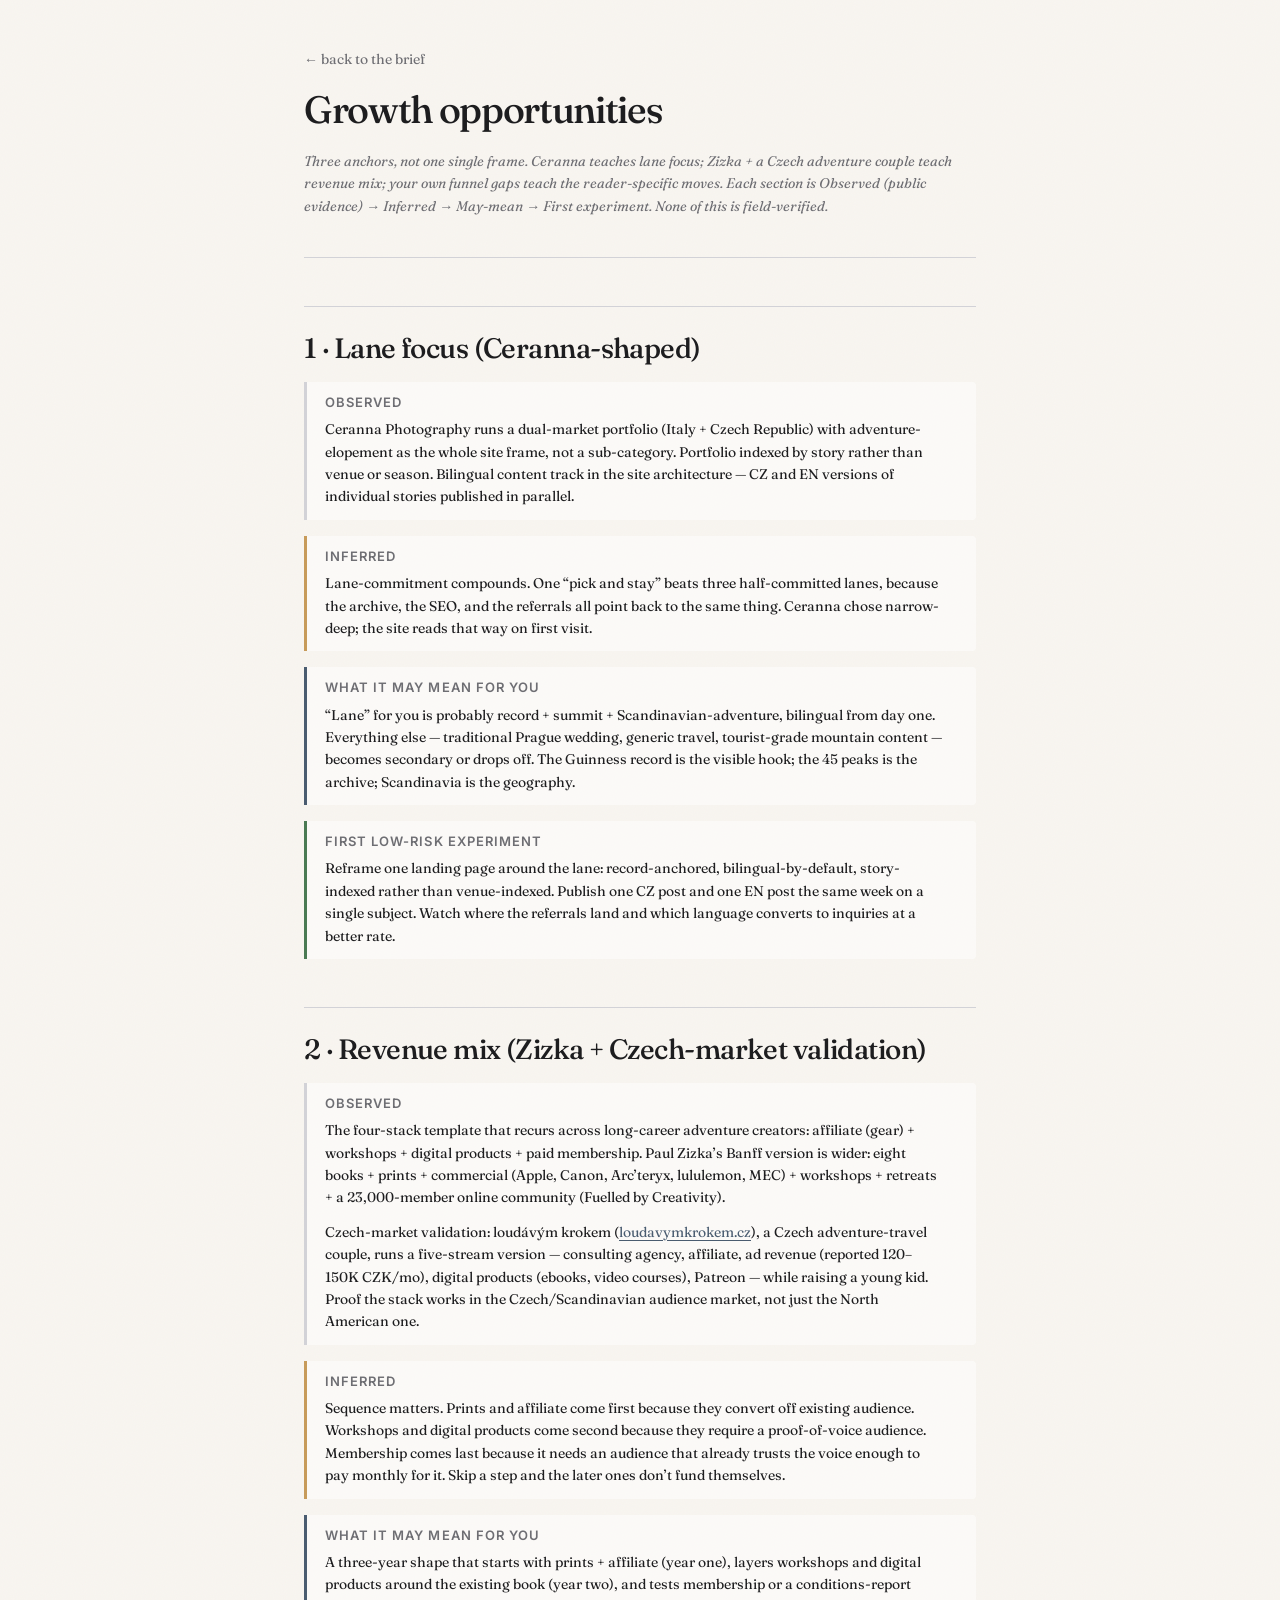
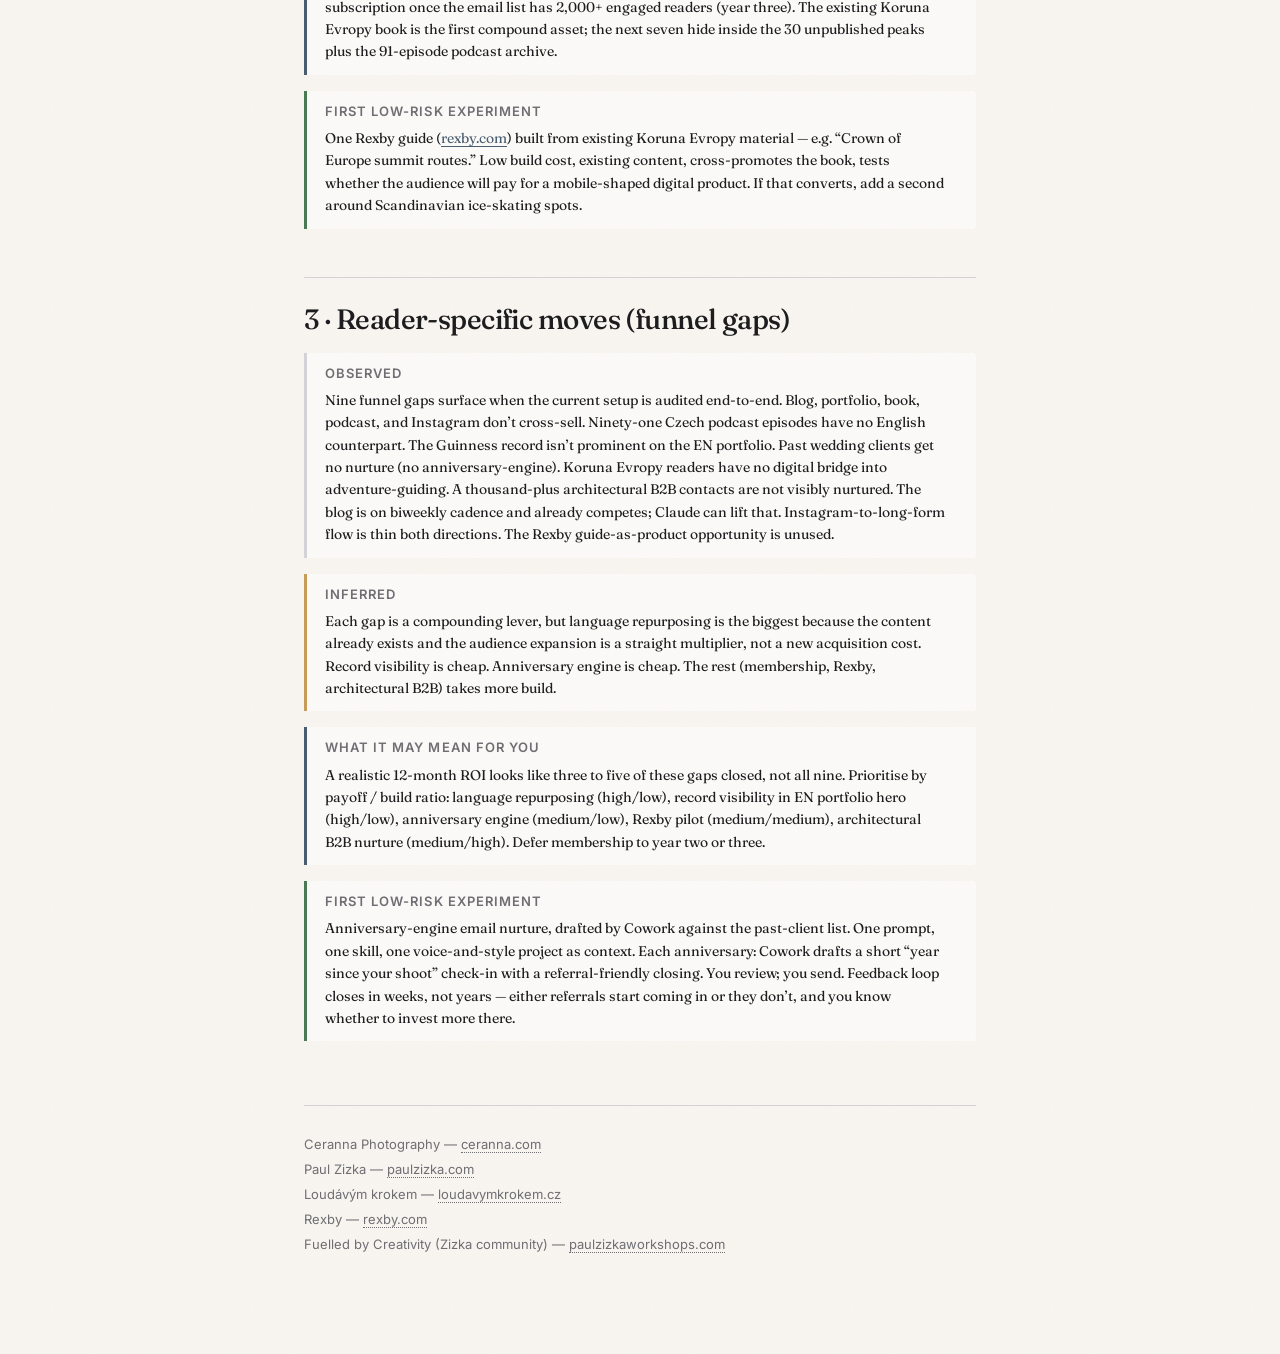
<file: research/growth-opportunities.html>
<!DOCTYPE html>
<html lang="en">
<head>
  <meta charset="UTF-8">
  <meta name="viewport" content="width=device-width, initial-scale=1.0">
  <meta name="color-scheme" content="light">
  <meta name="robots" content="noindex, nofollow">
  <title>Growth opportunities — research notes</title>
  <link rel="preconnect" href="https://fonts.googleapis.com">
  <link rel="preconnect" href="https://fonts.gstatic.com" crossorigin>
  <link rel="stylesheet" href="https://fonts.googleapis.com/css2?family=Fraunces:ital,opsz,wght@0,9..144,400;0,9..144,500;0,9..144,600;1,9..144,400&family=Inter:wght@400;500;600&display=swap">
  <link rel="stylesheet" href="../styles/shared.css">
</head>
<body class="research-dossier">
  <main>
    <header class="research-header">
      <p class="back-link"><a href="../index.html">&larr; back to the brief</a></p>
      <h1>Growth opportunities</h1>
      <p class="dossier-humility">Three anchors, not one single frame. Ceranna teaches lane focus; Zizka + a Czech adventure couple teach revenue mix; your own funnel gaps teach the reader-specific moves. Each section is Observed (public evidence) &rarr; Inferred &rarr; May-mean &rarr; First experiment. None of this is field-verified.</p>
    </header>

    <article class="research-block">
      <h2>1 &middot; Lane focus (Ceranna-shaped)</h2>

      <section class="observed">
        <h3>Observed</h3>
        <p>Ceranna Photography runs a dual-market portfolio (Italy + Czech Republic) with adventure-elopement as the whole site frame, not a sub-category. Portfolio indexed by story rather than venue or season. Bilingual content track in the site architecture &mdash; CZ and EN versions of individual stories published in parallel.</p>
      </section>

      <section class="inferred">
        <h3>Inferred</h3>
        <p>Lane-commitment compounds. One &ldquo;pick and stay&rdquo; beats three half-committed lanes, because the archive, the SEO, and the referrals all point back to the same thing. Ceranna chose narrow-deep; the site reads that way on first visit.</p>
      </section>

      <section class="may-mean">
        <h3>What it may mean for you</h3>
        <p>&ldquo;Lane&rdquo; for you is probably record + summit + Scandinavian-adventure, bilingual from day one. Everything else &mdash; traditional Prague wedding, generic travel, tourist-grade mountain content &mdash; becomes secondary or drops off. The Guinness record is the visible hook; the 45 peaks is the archive; Scandinavia is the geography.</p>
      </section>

      <section class="experiment">
        <h3>First low-risk experiment</h3>
        <p>Reframe one landing page around the lane: record-anchored, bilingual-by-default, story-indexed rather than venue-indexed. Publish one CZ post and one EN post the same week on a single subject. Watch where the referrals land and which language converts to inquiries at a better rate.</p>
      </section>
    </article>

    <article class="research-block">
      <h2>2 &middot; Revenue mix (Zizka + Czech-market validation)</h2>

      <section class="observed">
        <h3>Observed</h3>
        <p>The four-stack template that recurs across long-career adventure creators: affiliate (gear) + workshops + digital products + paid membership. Paul Zizka&rsquo;s Banff version is wider: eight books + prints + commercial (Apple, Canon, Arc&rsquo;teryx, lululemon, MEC) + workshops + retreats + a 23,000-member online community (Fuelled by Creativity).</p>
        <p>Czech-market validation: loud&aacute;v&yacute;m krokem (<a href="https://loudavymkrokem.cz/" target="_blank" rel="noopener">loudavymkrokem.cz</a>), a Czech adventure-travel couple, runs a five-stream version &mdash; consulting agency, affiliate, ad revenue (reported 120&ndash;150K CZK/mo), digital products (ebooks, video courses), Patreon &mdash; while raising a young kid. Proof the stack works in the Czech/Scandinavian audience market, not just the North American one.</p>
      </section>

      <section class="inferred">
        <h3>Inferred</h3>
        <p>Sequence matters. Prints and affiliate come first because they convert off existing audience. Workshops and digital products come second because they require a proof-of-voice audience. Membership comes last because it needs an audience that already trusts the voice enough to pay monthly for it. Skip a step and the later ones don&rsquo;t fund themselves.</p>
      </section>

      <section class="may-mean">
        <h3>What it may mean for you</h3>
        <p>A three-year shape that starts with prints + affiliate (year one), layers workshops and digital products around the existing book (year two), and tests membership or a conditions-report subscription once the email list has 2,000+ engaged readers (year three). The existing Koruna Evropy book is the first compound asset; the next seven hide inside the 30 unpublished peaks plus the 91-episode podcast archive.</p>
      </section>

      <section class="experiment">
        <h3>First low-risk experiment</h3>
        <p>One Rexby guide (<a href="https://www.rexby.com/" target="_blank" rel="noopener">rexby.com</a>) built from existing Koruna Evropy material &mdash; e.g. &ldquo;Crown of Europe summit routes.&rdquo; Low build cost, existing content, cross-promotes the book, tests whether the audience will pay for a mobile-shaped digital product. If that converts, add a second around Scandinavian ice-skating spots.</p>
      </section>
    </article>

    <article class="research-block">
      <h2>3 &middot; Reader-specific moves (funnel gaps)</h2>

      <section class="observed">
        <h3>Observed</h3>
        <p>Nine funnel gaps surface when the current setup is audited end-to-end. Blog, portfolio, book, podcast, and Instagram don&rsquo;t cross-sell. Ninety-one Czech podcast episodes have no English counterpart. The Guinness record isn&rsquo;t prominent on the EN portfolio. Past wedding clients get no nurture (no anniversary-engine). Koruna Evropy readers have no digital bridge into adventure-guiding. A thousand-plus architectural B2B contacts are not visibly nurtured. The blog is on biweekly cadence and already competes; Claude can lift that. Instagram-to-long-form flow is thin both directions. The Rexby guide-as-product opportunity is unused.</p>
      </section>

      <section class="inferred">
        <h3>Inferred</h3>
        <p>Each gap is a compounding lever, but language repurposing is the biggest because the content already exists and the audience expansion is a straight multiplier, not a new acquisition cost. Record visibility is cheap. Anniversary engine is cheap. The rest (membership, Rexby, architectural B2B) takes more build.</p>
      </section>

      <section class="may-mean">
        <h3>What it may mean for you</h3>
        <p>A realistic 12-month ROI looks like three to five of these gaps closed, not all nine. Prioritise by payoff / build ratio: language repurposing (high/low), record visibility in EN portfolio hero (high/low), anniversary engine (medium/low), Rexby pilot (medium/medium), architectural B2B nurture (medium/high). Defer membership to year two or three.</p>
      </section>

      <section class="experiment">
        <h3>First low-risk experiment</h3>
        <p>Anniversary-engine email nurture, drafted by Cowork against the past-client list. One prompt, one skill, one voice-and-style project as context. Each anniversary: Cowork drafts a short &ldquo;year since your shoot&rdquo; check-in with a referral-friendly closing. You review; you send. Feedback loop closes in weeks, not years &mdash; either referrals start coming in or they don&rsquo;t, and you know whether to invest more there.</p>
      </section>
    </article>

    <footer class="research-footer">
      <ul class="research-sources">
        <li>Ceranna Photography &mdash; <a href="https://ceranna.com/" target="_blank" rel="noopener">ceranna.com</a></li>
        <li>Paul Zizka &mdash; <a href="https://paulzizka.com/" target="_blank" rel="noopener">paulzizka.com</a></li>
        <li>Loud&aacute;v&yacute;m krokem &mdash; <a href="https://loudavymkrokem.cz/" target="_blank" rel="noopener">loudavymkrokem.cz</a></li>
        <li>Rexby &mdash; <a href="https://www.rexby.com/" target="_blank" rel="noopener">rexby.com</a></li>
        <li>Fuelled by Creativity (Zizka community) &mdash; <a href="https://www.paulzizkaworkshops.com/immersion-series" target="_blank" rel="noopener">paulzizkaworkshops.com</a></li>
      </ul>
    </footer>
  </main>
</body>
</html>
</file>
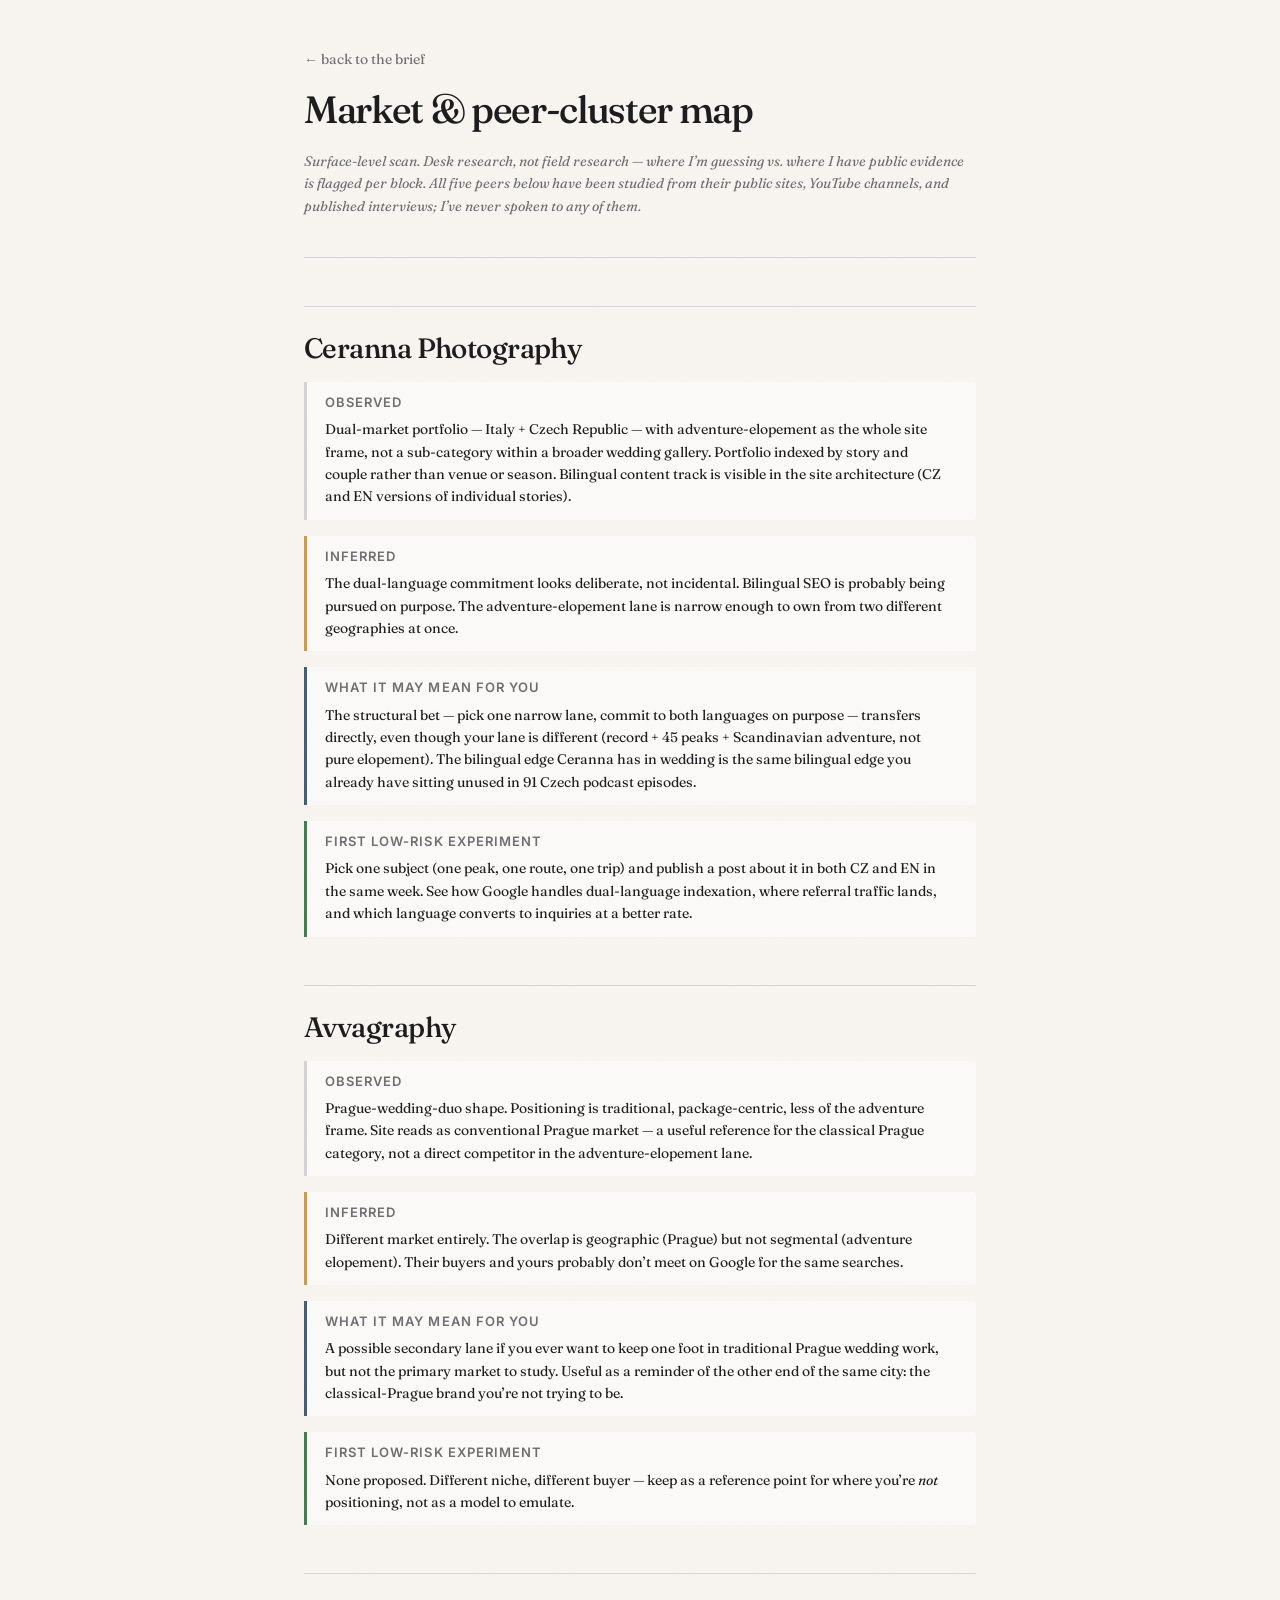
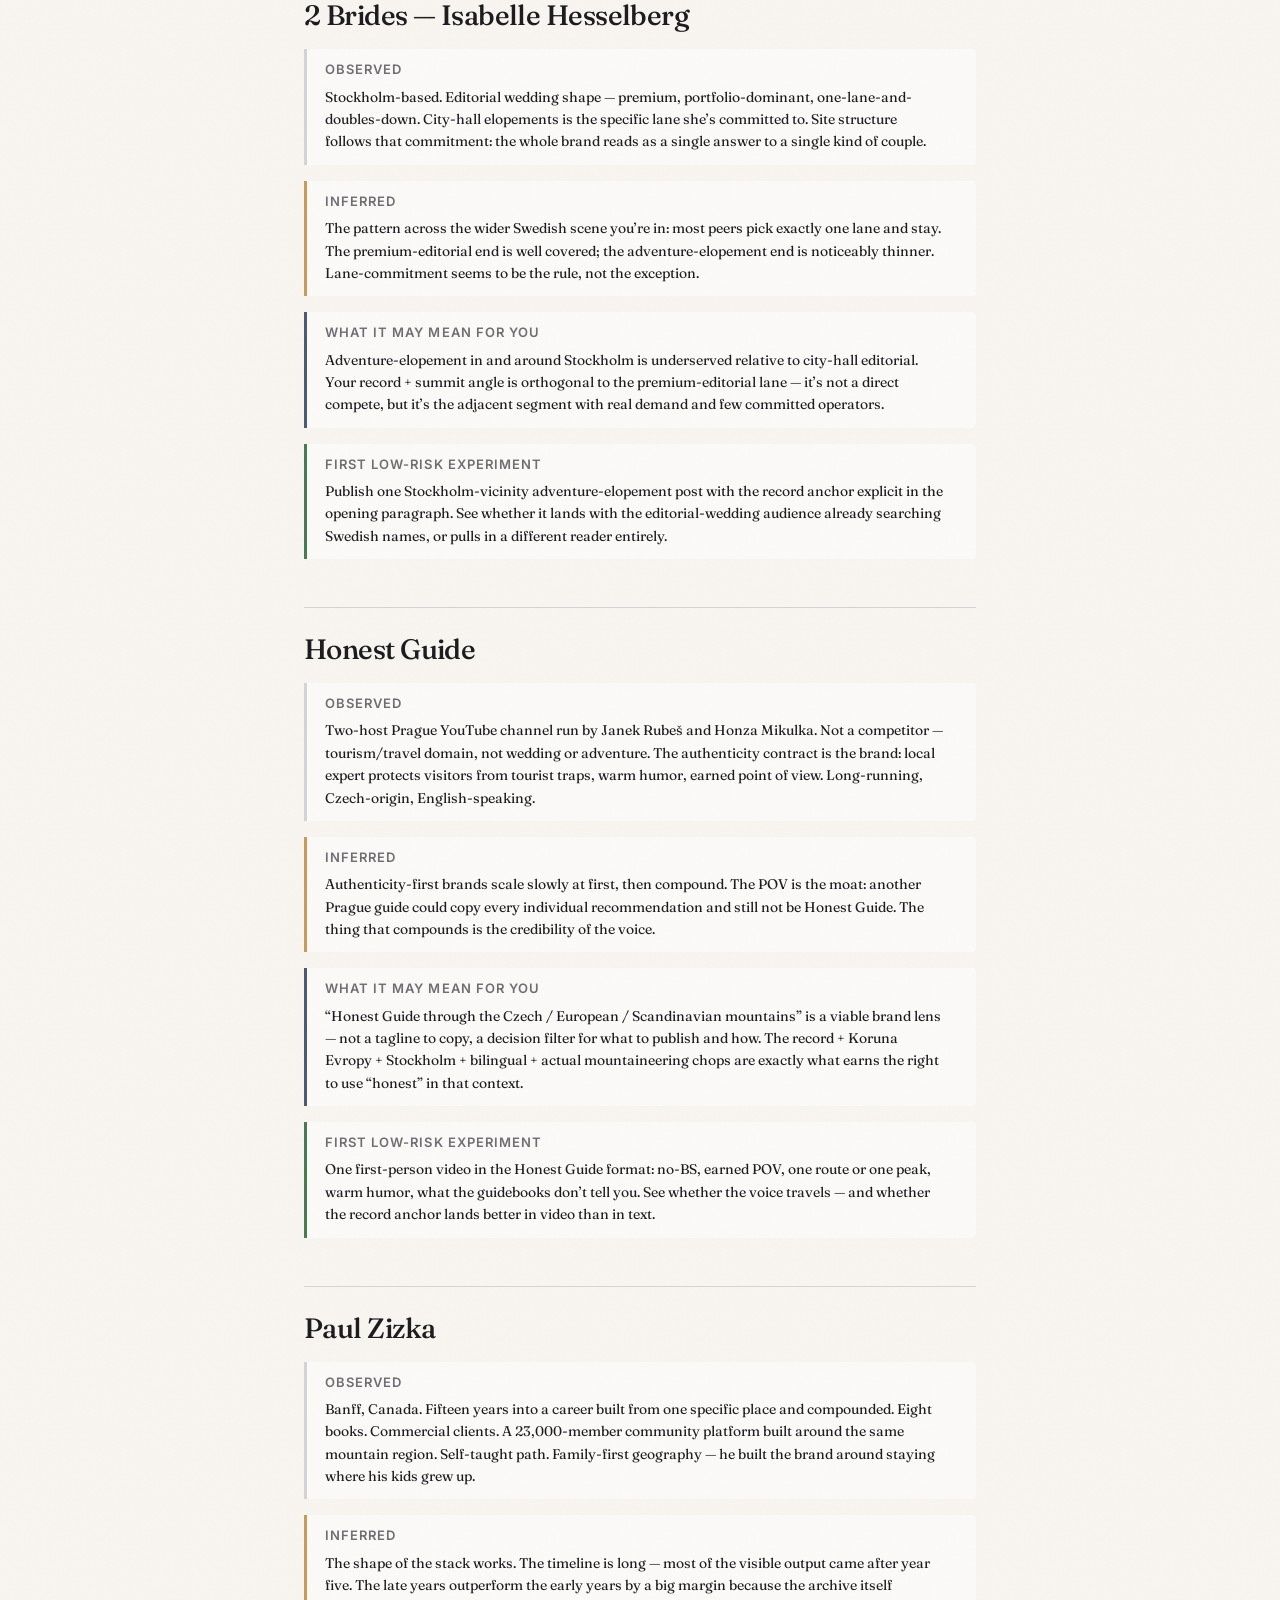
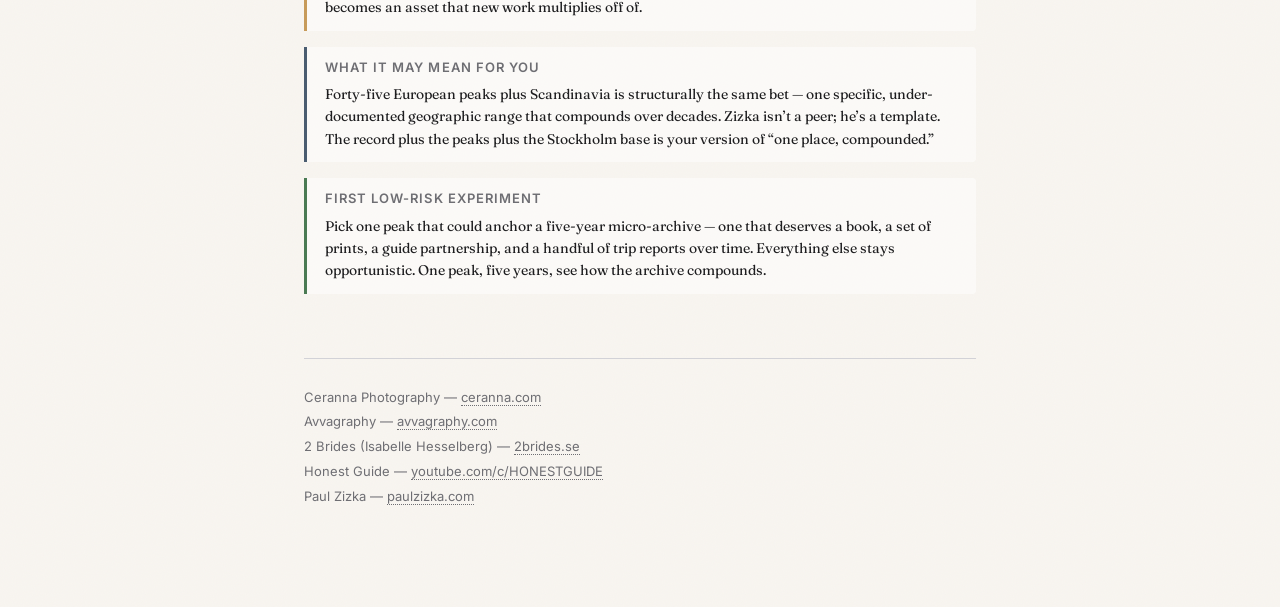
<file: research/market-clusters.html>
<!DOCTYPE html>
<html lang="en">
<head>
  <meta charset="UTF-8">
  <meta name="viewport" content="width=device-width, initial-scale=1.0">
  <meta name="color-scheme" content="light">
  <meta name="robots" content="noindex, nofollow">
  <title>Market &amp; peer-cluster map — research notes</title>
  <link rel="preconnect" href="https://fonts.googleapis.com">
  <link rel="preconnect" href="https://fonts.gstatic.com" crossorigin>
  <link rel="stylesheet" href="https://fonts.googleapis.com/css2?family=Fraunces:ital,opsz,wght@0,9..144,400;0,9..144,500;0,9..144,600;1,9..144,400&family=Inter:wght@400;500;600&display=swap">
  <link rel="stylesheet" href="../styles/shared.css">
</head>
<body class="research-dossier">
  <main>
    <header class="research-header">
      <p class="back-link"><a href="../index.html">&larr; back to the brief</a></p>
      <h1>Market &amp; peer-cluster map</h1>
      <p class="dossier-humility">Surface-level scan. Desk research, not field research — where I&rsquo;m guessing vs. where I have public evidence is flagged per block. All five peers below have been studied from their public sites, YouTube channels, and published interviews; I&rsquo;ve never spoken to any of them.</p>
    </header>

    <article class="research-block">
      <h2>Ceranna Photography</h2>

      <section class="observed">
        <h3>Observed</h3>
        <p>Dual-market portfolio &mdash; Italy + Czech Republic &mdash; with adventure-elopement as the whole site frame, not a sub-category within a broader wedding gallery. Portfolio indexed by story and couple rather than venue or season. Bilingual content track is visible in the site architecture (CZ and EN versions of individual stories).</p>
      </section>

      <section class="inferred">
        <h3>Inferred</h3>
        <p>The dual-language commitment looks deliberate, not incidental. Bilingual SEO is probably being pursued on purpose. The adventure-elopement lane is narrow enough to own from two different geographies at once.</p>
      </section>

      <section class="may-mean">
        <h3>What it may mean for you</h3>
        <p>The structural bet &mdash; pick one narrow lane, commit to both languages on purpose &mdash; transfers directly, even though your lane is different (record + 45 peaks + Scandinavian adventure, not pure elopement). The bilingual edge Ceranna has in wedding is the same bilingual edge you already have sitting unused in 91 Czech podcast episodes.</p>
      </section>

      <section class="experiment">
        <h3>First low-risk experiment</h3>
        <p>Pick one subject (one peak, one route, one trip) and publish a post about it in both CZ and EN in the same week. See how Google handles dual-language indexation, where referral traffic lands, and which language converts to inquiries at a better rate.</p>
      </section>
    </article>

    <article class="research-block">
      <h2>Avvagraphy</h2>

      <section class="observed">
        <h3>Observed</h3>
        <p>Prague-wedding-duo shape. Positioning is traditional, package-centric, less of the adventure frame. Site reads as conventional Prague market &mdash; a useful reference for the classical Prague category, not a direct competitor in the adventure-elopement lane.</p>
      </section>

      <section class="inferred">
        <h3>Inferred</h3>
        <p>Different market entirely. The overlap is geographic (Prague) but not segmental (adventure elopement). Their buyers and yours probably don&rsquo;t meet on Google for the same searches.</p>
      </section>

      <section class="may-mean">
        <h3>What it may mean for you</h3>
        <p>A possible secondary lane if you ever want to keep one foot in traditional Prague wedding work, but not the primary market to study. Useful as a reminder of the other end of the same city: the classical-Prague brand you&rsquo;re not trying to be.</p>
      </section>

      <section class="experiment">
        <h3>First low-risk experiment</h3>
        <p>None proposed. Different niche, different buyer &mdash; keep as a reference point for where you&rsquo;re <em>not</em> positioning, not as a model to emulate.</p>
      </section>
    </article>

    <article class="research-block">
      <h2>2 Brides &mdash; Isabelle Hesselberg</h2>

      <section class="observed">
        <h3>Observed</h3>
        <p>Stockholm-based. Editorial wedding shape &mdash; premium, portfolio-dominant, one-lane-and-doubles-down. City-hall elopements is the specific lane she&rsquo;s committed to. Site structure follows that commitment: the whole brand reads as a single answer to a single kind of couple.</p>
      </section>

      <section class="inferred">
        <h3>Inferred</h3>
        <p>The pattern across the wider Swedish scene you&rsquo;re in: most peers pick exactly one lane and stay. The premium-editorial end is well covered; the adventure-elopement end is noticeably thinner. Lane-commitment seems to be the rule, not the exception.</p>
      </section>

      <section class="may-mean">
        <h3>What it may mean for you</h3>
        <p>Adventure-elopement in and around Stockholm is underserved relative to city-hall editorial. Your record + summit angle is orthogonal to the premium-editorial lane &mdash; it&rsquo;s not a direct compete, but it&rsquo;s the adjacent segment with real demand and few committed operators.</p>
      </section>

      <section class="experiment">
        <h3>First low-risk experiment</h3>
        <p>Publish one Stockholm-vicinity adventure-elopement post with the record anchor explicit in the opening paragraph. See whether it lands with the editorial-wedding audience already searching Swedish names, or pulls in a different reader entirely.</p>
      </section>
    </article>

    <article class="research-block">
      <h2>Honest Guide</h2>

      <section class="observed">
        <h3>Observed</h3>
        <p>Two-host Prague YouTube channel run by Janek Rube&scaron; and Honza Mikulka. Not a competitor &mdash; tourism/travel domain, not wedding or adventure. The authenticity contract is the brand: local expert protects visitors from tourist traps, warm humor, earned point of view. Long-running, Czech-origin, English-speaking.</p>
      </section>

      <section class="inferred">
        <h3>Inferred</h3>
        <p>Authenticity-first brands scale slowly at first, then compound. The POV is the moat: another Prague guide could copy every individual recommendation and still not be Honest Guide. The thing that compounds is the credibility of the voice.</p>
      </section>

      <section class="may-mean">
        <h3>What it may mean for you</h3>
        <p>&ldquo;Honest Guide through the Czech / European / Scandinavian mountains&rdquo; is a viable brand lens &mdash; not a tagline to copy, a decision filter for what to publish and how. The record + Koruna Evropy + Stockholm + bilingual + actual mountaineering chops are exactly what earns the right to use &ldquo;honest&rdquo; in that context.</p>
      </section>

      <section class="experiment">
        <h3>First low-risk experiment</h3>
        <p>One first-person video in the Honest Guide format: no-BS, earned POV, one route or one peak, warm humor, what the guidebooks don&rsquo;t tell you. See whether the voice travels &mdash; and whether the record anchor lands better in video than in text.</p>
      </section>
    </article>

    <article class="research-block">
      <h2>Paul Zizka</h2>

      <section class="observed">
        <h3>Observed</h3>
        <p>Banff, Canada. Fifteen years into a career built from one specific place and compounded. Eight books. Commercial clients. A 23,000-member community platform built around the same mountain region. Self-taught path. Family-first geography &mdash; he built the brand around staying where his kids grew up.</p>
      </section>

      <section class="inferred">
        <h3>Inferred</h3>
        <p>The shape of the stack works. The timeline is long &mdash; most of the visible output came after year five. The late years outperform the early years by a big margin because the archive itself becomes an asset that new work multiplies off of.</p>
      </section>

      <section class="may-mean">
        <h3>What it may mean for you</h3>
        <p>Forty-five European peaks plus Scandinavia is structurally the same bet &mdash; one specific, under-documented geographic range that compounds over decades. Zizka isn&rsquo;t a peer; he&rsquo;s a template. The record plus the peaks plus the Stockholm base is your version of &ldquo;one place, compounded.&rdquo;</p>
      </section>

      <section class="experiment">
        <h3>First low-risk experiment</h3>
        <p>Pick one peak that could anchor a five-year micro-archive &mdash; one that deserves a book, a set of prints, a guide partnership, and a handful of trip reports over time. Everything else stays opportunistic. One peak, five years, see how the archive compounds.</p>
      </section>
    </article>

    <footer class="research-footer">
      <ul class="research-sources">
        <li>Ceranna Photography &mdash; <a href="https://ceranna.com/" target="_blank" rel="noopener">ceranna.com</a></li>
        <li>Avvagraphy &mdash; <a href="https://www.avvagraphy.com/" target="_blank" rel="noopener">avvagraphy.com</a></li>
        <li>2 Brides (Isabelle Hesselberg) &mdash; <a href="https://2brides.se/" target="_blank" rel="noopener">2brides.se</a></li>
        <li>Honest Guide &mdash; <a href="https://www.youtube.com/c/HONESTGUIDE" target="_blank" rel="noopener">youtube.com/c/HONESTGUIDE</a></li>
        <li>Paul Zizka &mdash; <a href="https://paulzizka.com/" target="_blank" rel="noopener">paulzizka.com</a></li>
      </ul>
    </footer>
  </main>
</body>
</html>
</file>
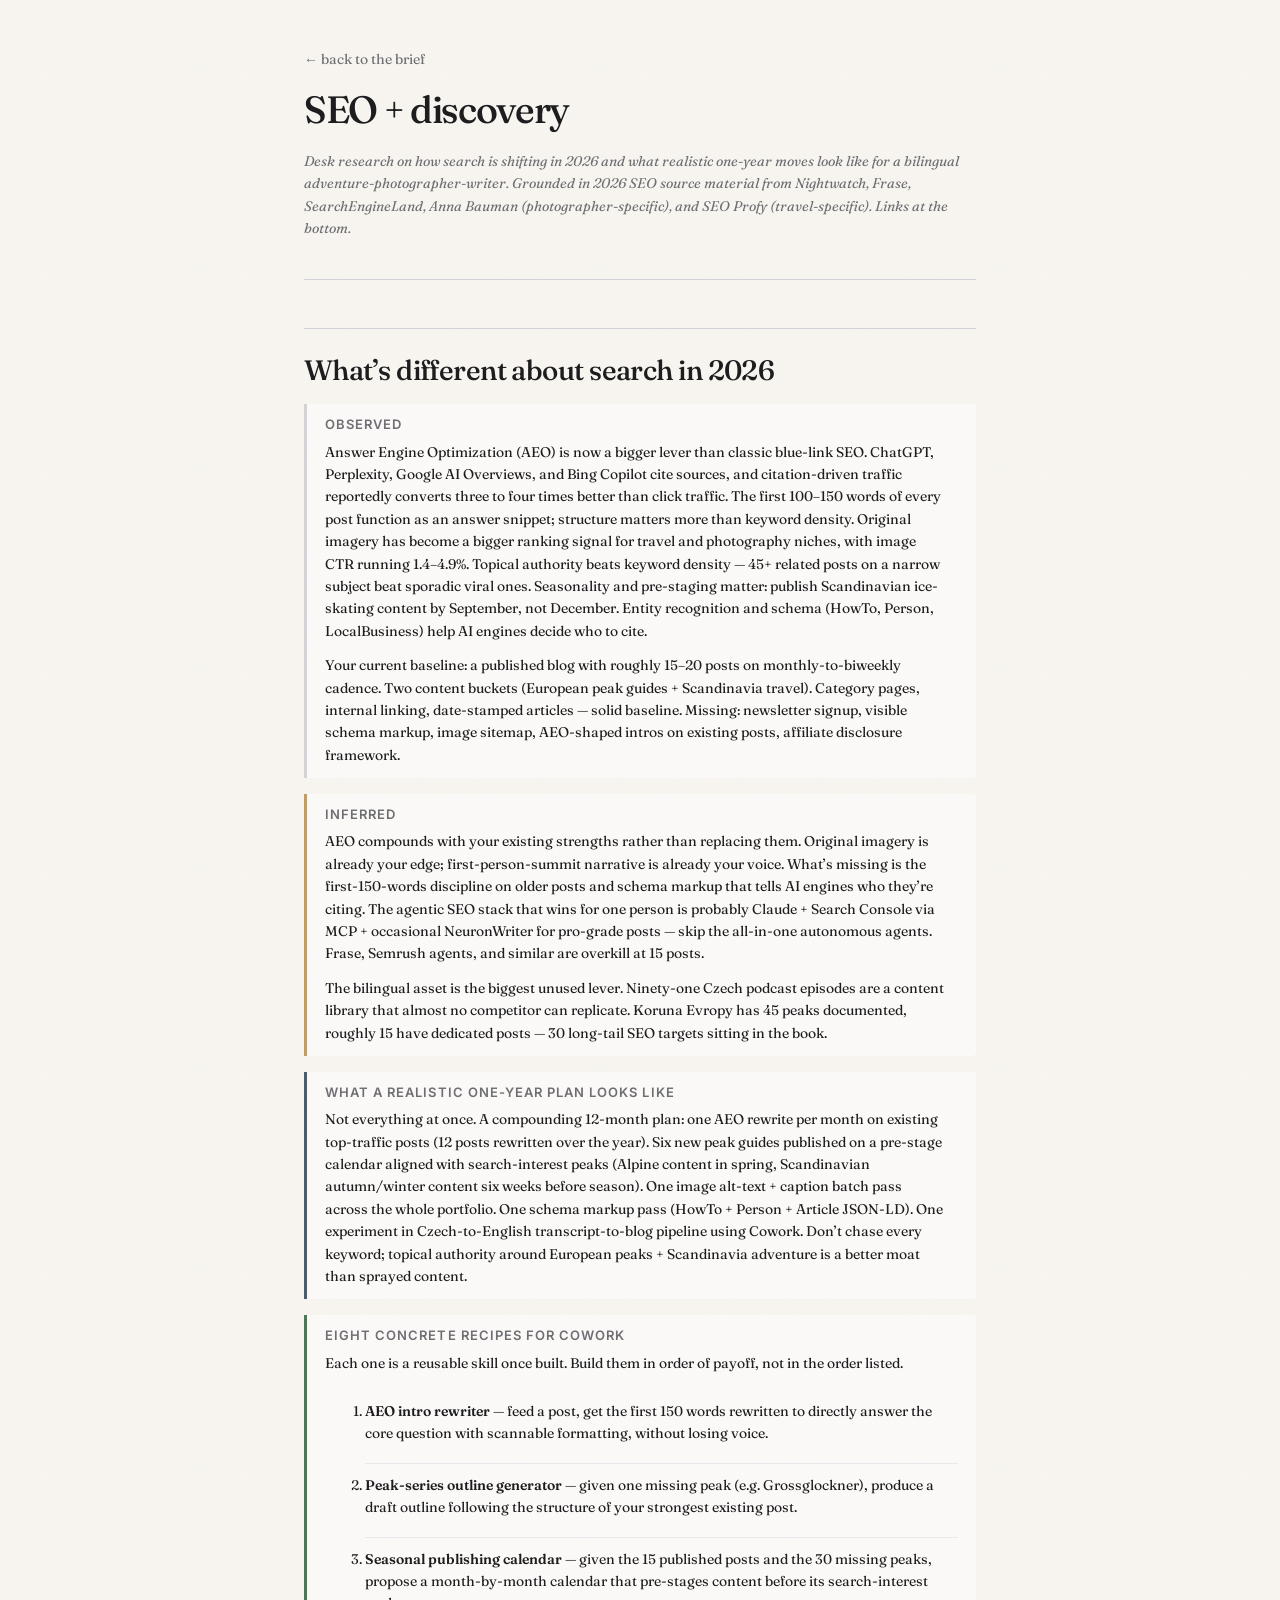
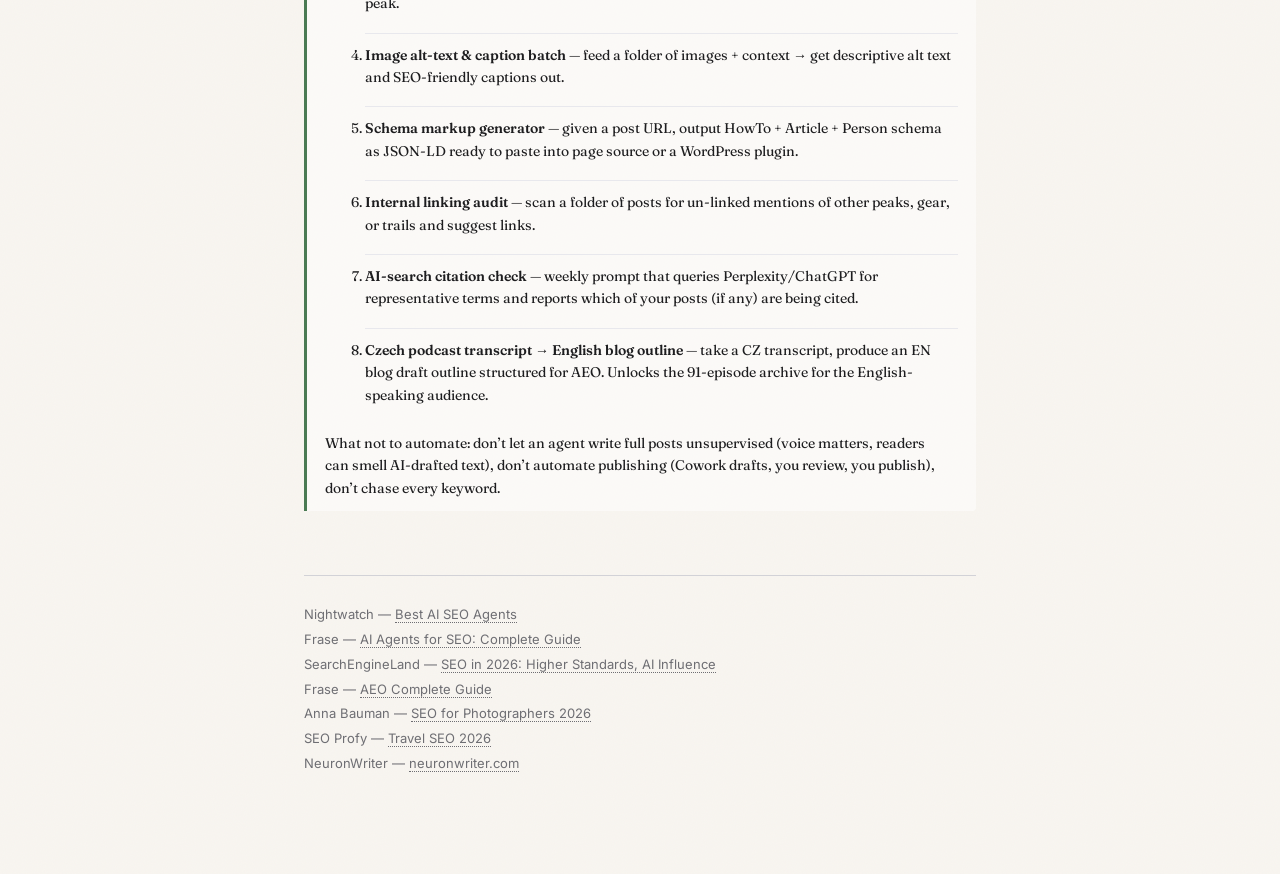
<file: research/seo-and-discovery.html>
<!DOCTYPE html>
<html lang="en">
<head>
  <meta charset="UTF-8">
  <meta name="viewport" content="width=device-width, initial-scale=1.0">
  <meta name="color-scheme" content="light">
  <meta name="robots" content="noindex, nofollow">
  <title>SEO + discovery — research notes</title>
  <link rel="preconnect" href="https://fonts.googleapis.com">
  <link rel="preconnect" href="https://fonts.gstatic.com" crossorigin>
  <link rel="stylesheet" href="https://fonts.googleapis.com/css2?family=Fraunces:ital,opsz,wght@0,9..144,400;0,9..144,500;0,9..144,600;1,9..144,400&family=Inter:wght@400;500;600&display=swap">
  <link rel="stylesheet" href="../styles/shared.css">
</head>
<body class="research-dossier">
  <main>
    <header class="research-header">
      <p class="back-link"><a href="../index.html">&larr; back to the brief</a></p>
      <h1>SEO + discovery</h1>
      <p class="dossier-humility">Desk research on how search is shifting in 2026 and what realistic one-year moves look like for a bilingual adventure-photographer-writer. Grounded in 2026 SEO source material from Nightwatch, Frase, SearchEngineLand, Anna Bauman (photographer-specific), and SEO Profy (travel-specific). Links at the bottom.</p>
    </header>

    <article class="research-block">
      <h2>What&rsquo;s different about search in 2026</h2>

      <section class="observed">
        <h3>Observed</h3>
        <p>Answer Engine Optimization (AEO) is now a bigger lever than classic blue-link SEO. ChatGPT, Perplexity, Google AI Overviews, and Bing Copilot cite sources, and citation-driven traffic reportedly converts three to four times better than click traffic. The first 100&ndash;150 words of every post function as an answer snippet; structure matters more than keyword density. Original imagery has become a bigger ranking signal for travel and photography niches, with image CTR running 1.4&ndash;4.9%. Topical authority beats keyword density &mdash; 45+ related posts on a narrow subject beat sporadic viral ones. Seasonality and pre-staging matter: publish Scandinavian ice-skating content by September, not December. Entity recognition and schema (HowTo, Person, LocalBusiness) help AI engines decide who to cite.</p>
        <p>Your current baseline: a published blog with roughly 15&ndash;20 posts on monthly-to-biweekly cadence. Two content buckets (European peak guides + Scandinavia travel). Category pages, internal linking, date-stamped articles &mdash; solid baseline. Missing: newsletter signup, visible schema markup, image sitemap, AEO-shaped intros on existing posts, affiliate disclosure framework.</p>
      </section>

      <section class="inferred">
        <h3>Inferred</h3>
        <p>AEO compounds with your existing strengths rather than replacing them. Original imagery is already your edge; first-person-summit narrative is already your voice. What&rsquo;s missing is the first-150-words discipline on older posts and schema markup that tells AI engines who they&rsquo;re citing. The agentic SEO stack that wins for one person is probably Claude + Search Console via MCP + occasional NeuronWriter for pro-grade posts &mdash; skip the all-in-one autonomous agents. Frase, Semrush agents, and similar are overkill at 15 posts.</p>
        <p>The bilingual asset is the biggest unused lever. Ninety-one Czech podcast episodes are a content library that almost no competitor can replicate. Koruna Evropy has 45 peaks documented, roughly 15 have dedicated posts &mdash; 30 long-tail SEO targets sitting in the book.</p>
      </section>

      <section class="may-mean">
        <h3>What a realistic one-year plan looks like</h3>
        <p>Not everything at once. A compounding 12-month plan: one AEO rewrite per month on existing top-traffic posts (12 posts rewritten over the year). Six new peak guides published on a pre-stage calendar aligned with search-interest peaks (Alpine content in spring, Scandinavian autumn/winter content six weeks before season). One image alt-text + caption batch pass across the whole portfolio. One schema markup pass (HowTo + Person + Article JSON-LD). One experiment in Czech-to-English transcript-to-blog pipeline using Cowork. Don&rsquo;t chase every keyword; topical authority around European peaks + Scandinavia adventure is a better moat than sprayed content.</p>
      </section>

      <section class="experiment">
        <h3>Eight concrete recipes for Cowork</h3>
        <p>Each one is a reusable skill once built. Build them in order of payoff, not in the order listed.</p>
        <ol>
          <li><strong>AEO intro rewriter</strong> &mdash; feed a post, get the first 150 words rewritten to directly answer the core question with scannable formatting, without losing voice.</li>
          <li><strong>Peak-series outline generator</strong> &mdash; given one missing peak (e.g. Grossglockner), produce a draft outline following the structure of your strongest existing post.</li>
          <li><strong>Seasonal publishing calendar</strong> &mdash; given the 15 published posts and the 30 missing peaks, propose a month-by-month calendar that pre-stages content before its search-interest peak.</li>
          <li><strong>Image alt-text &amp; caption batch</strong> &mdash; feed a folder of images + context &rarr; get descriptive alt text and SEO-friendly captions out.</li>
          <li><strong>Schema markup generator</strong> &mdash; given a post URL, output HowTo + Article + Person schema as JSON-LD ready to paste into page source or a WordPress plugin.</li>
          <li><strong>Internal linking audit</strong> &mdash; scan a folder of posts for un-linked mentions of other peaks, gear, or trails and suggest links.</li>
          <li><strong>AI-search citation check</strong> &mdash; weekly prompt that queries Perplexity/ChatGPT for representative terms and reports which of your posts (if any) are being cited.</li>
          <li><strong>Czech podcast transcript &rarr; English blog outline</strong> &mdash; take a CZ transcript, produce an EN blog draft outline structured for AEO. Unlocks the 91-episode archive for the English-speaking audience.</li>
        </ol>
        <p>What not to automate: don&rsquo;t let an agent write full posts unsupervised (voice matters, readers can smell AI-drafted text), don&rsquo;t automate publishing (Cowork drafts, you review, you publish), don&rsquo;t chase every keyword.</p>
      </section>
    </article>

    <footer class="research-footer">
      <ul class="research-sources">
        <li>Nightwatch &mdash; <a href="https://nightwatch.io/blog/best-ai-seo-agents/" target="_blank" rel="noopener">Best AI SEO Agents</a></li>
        <li>Frase &mdash; <a href="https://www.frase.io/blog/ai-agents-for-seo" target="_blank" rel="noopener">AI Agents for SEO: Complete Guide</a></li>
        <li>SearchEngineLand &mdash; <a href="https://searchengineland.com/seo-2026-higher-standards-ai-influence-web-catching-up-473540" target="_blank" rel="noopener">SEO in 2026: Higher Standards, AI Influence</a></li>
        <li>Frase &mdash; <a href="https://www.frase.io/blog/what-is-answer-engine-optimization-the-complete-guide-to-getting-cited-by-ai" target="_blank" rel="noopener">AEO Complete Guide</a></li>
        <li>Anna Bauman &mdash; <a href="https://www.annabauman.com/blog/seo-for-photographers" target="_blank" rel="noopener">SEO for Photographers 2026</a></li>
        <li>SEO Profy &mdash; <a href="https://seoprofy.com/blog/travel-seo/" target="_blank" rel="noopener">Travel SEO 2026</a></li>
        <li>NeuronWriter &mdash; <a href="https://neuronwriter.com/" target="_blank" rel="noopener">neuronwriter.com</a></li>
      </ul>
    </footer>
  </main>
</body>
</html>
</file>
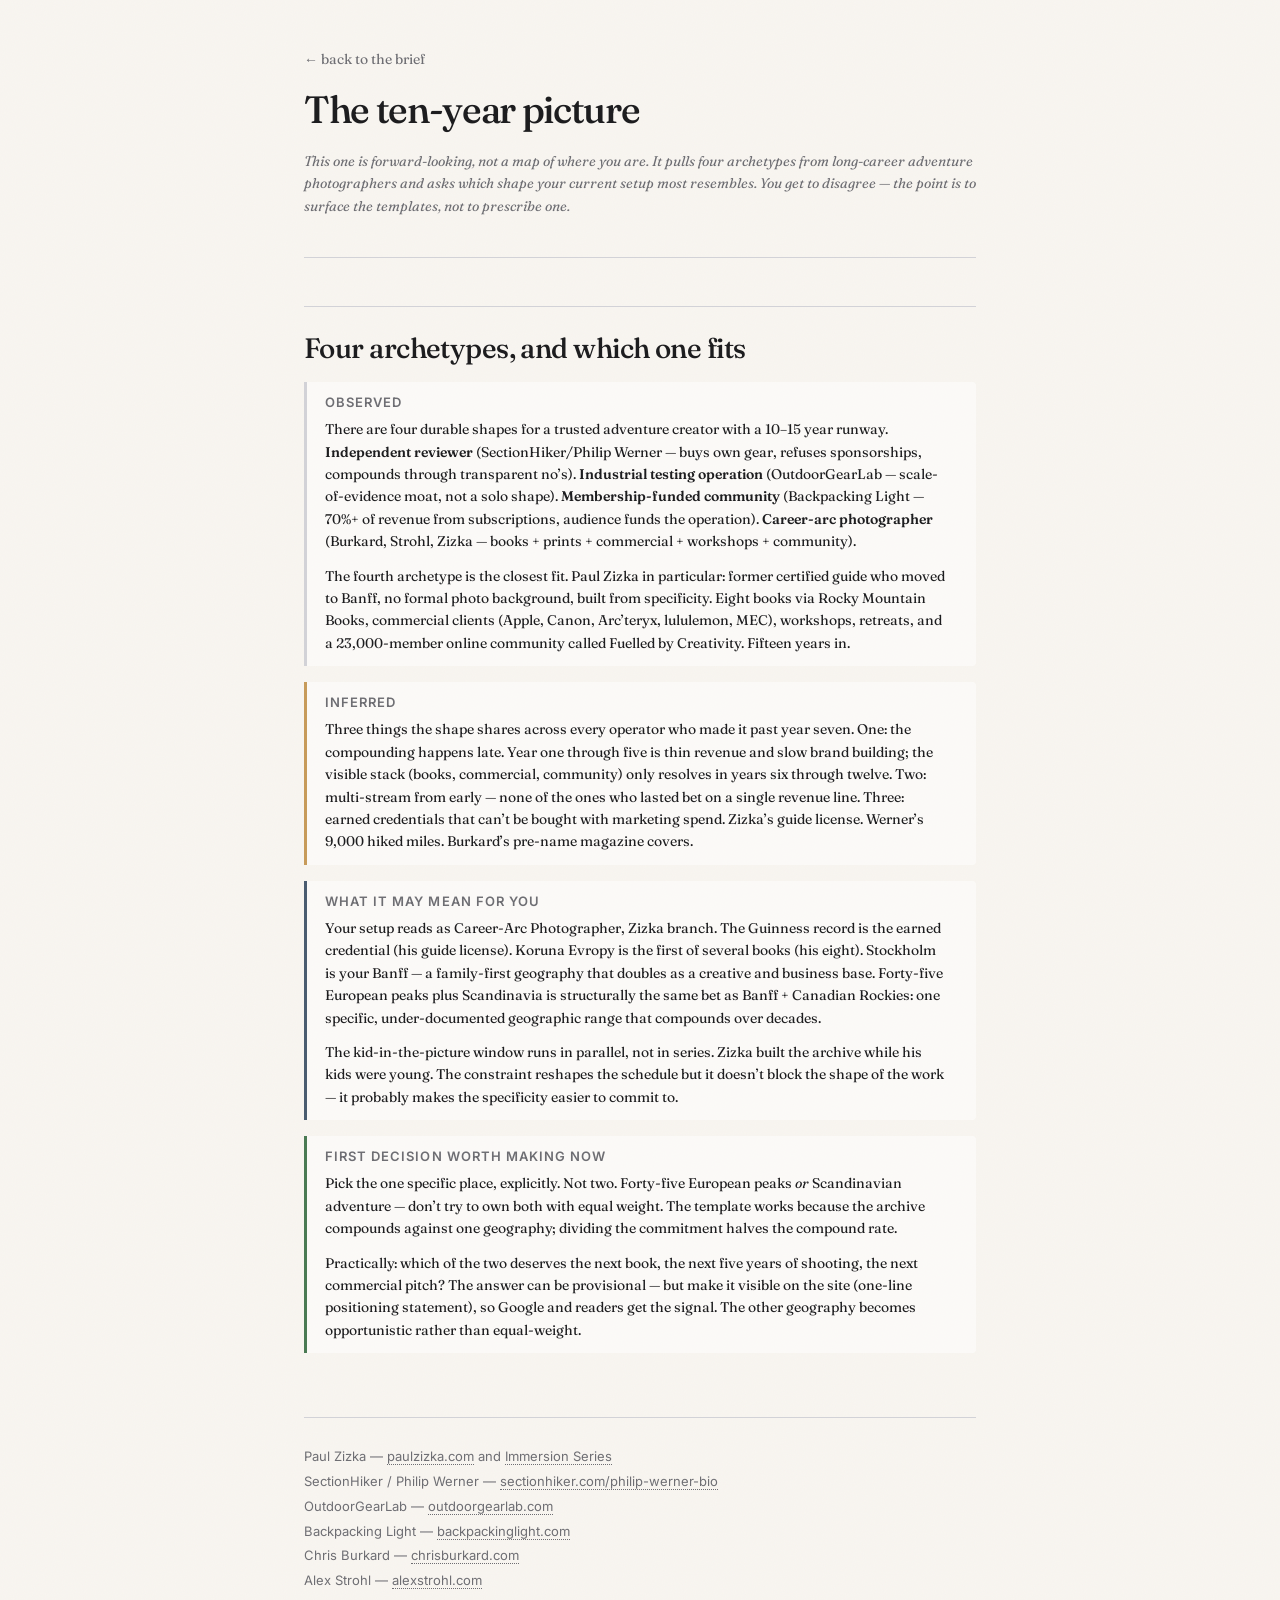
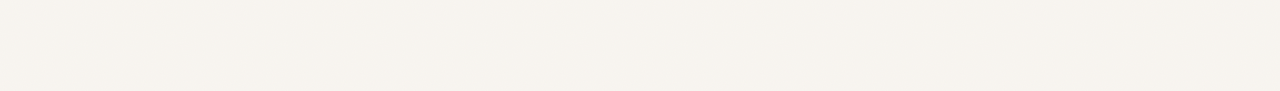
<file: research/ten-year-picture.html>
<!DOCTYPE html>
<html lang="en">
<head>
  <meta charset="UTF-8">
  <meta name="viewport" content="width=device-width, initial-scale=1.0">
  <meta name="color-scheme" content="light">
  <meta name="robots" content="noindex, nofollow">
  <title>The ten-year picture — research notes</title>
  <link rel="preconnect" href="https://fonts.googleapis.com">
  <link rel="preconnect" href="https://fonts.gstatic.com" crossorigin>
  <link rel="stylesheet" href="https://fonts.googleapis.com/css2?family=Fraunces:ital,opsz,wght@0,9..144,400;0,9..144,500;0,9..144,600;1,9..144,400&family=Inter:wght@400;500;600&display=swap">
  <link rel="stylesheet" href="../styles/shared.css">
</head>
<body class="research-dossier">
  <main>
    <header class="research-header">
      <p class="back-link"><a href="../index.html">&larr; back to the brief</a></p>
      <h1>The ten-year picture</h1>
      <p class="dossier-humility">This one is forward-looking, not a map of where you are. It pulls four archetypes from long-career adventure photographers and asks which shape your current setup most resembles. You get to disagree &mdash; the point is to surface the templates, not to prescribe one.</p>
    </header>

    <article class="research-block">
      <h2>Four archetypes, and which one fits</h2>

      <section class="observed">
        <h3>Observed</h3>
        <p>There are four durable shapes for a trusted adventure creator with a 10&ndash;15 year runway. <strong>Independent reviewer</strong> (SectionHiker/Philip Werner &mdash; buys own gear, refuses sponsorships, compounds through transparent no&rsquo;s). <strong>Industrial testing operation</strong> (OutdoorGearLab &mdash; scale-of-evidence moat, not a solo shape). <strong>Membership-funded community</strong> (Backpacking Light &mdash; 70%+ of revenue from subscriptions, audience funds the operation). <strong>Career-arc photographer</strong> (Burkard, Strohl, Zizka &mdash; books + prints + commercial + workshops + community).</p>
        <p>The fourth archetype is the closest fit. Paul Zizka in particular: former certified guide who moved to Banff, no formal photo background, built from specificity. Eight books via Rocky Mountain Books, commercial clients (Apple, Canon, Arc&rsquo;teryx, lululemon, MEC), workshops, retreats, and a 23,000-member online community called Fuelled by Creativity. Fifteen years in.</p>
      </section>

      <section class="inferred">
        <h3>Inferred</h3>
        <p>Three things the shape shares across every operator who made it past year seven. One: the compounding happens late. Year one through five is thin revenue and slow brand building; the visible stack (books, commercial, community) only resolves in years six through twelve. Two: multi-stream from early &mdash; none of the ones who lasted bet on a single revenue line. Three: earned credentials that can&rsquo;t be bought with marketing spend. Zizka&rsquo;s guide license. Werner&rsquo;s 9,000 hiked miles. Burkard&rsquo;s pre-name magazine covers.</p>
      </section>

      <section class="may-mean">
        <h3>What it may mean for you</h3>
        <p>Your setup reads as Career-Arc Photographer, Zizka branch. The Guinness record is the earned credential (his guide license). Koruna Evropy is the first of several books (his eight). Stockholm is your Banff &mdash; a family-first geography that doubles as a creative and business base. Forty-five European peaks plus Scandinavia is structurally the same bet as Banff + Canadian Rockies: one specific, under-documented geographic range that compounds over decades.</p>
        <p>The kid-in-the-picture window runs in parallel, not in series. Zizka built the archive while his kids were young. The constraint reshapes the schedule but it doesn&rsquo;t block the shape of the work &mdash; it probably makes the specificity easier to commit to.</p>
      </section>

      <section class="experiment">
        <h3>First decision worth making now</h3>
        <p>Pick the one specific place, explicitly. Not two. Forty-five European peaks <em>or</em> Scandinavian adventure &mdash; don&rsquo;t try to own both with equal weight. The template works because the archive compounds against one geography; dividing the commitment halves the compound rate.</p>
        <p>Practically: which of the two deserves the next book, the next five years of shooting, the next commercial pitch? The answer can be provisional &mdash; but make it visible on the site (one-line positioning statement), so Google and readers get the signal. The other geography becomes opportunistic rather than equal-weight.</p>
      </section>
    </article>

    <footer class="research-footer">
      <ul class="research-sources">
        <li>Paul Zizka &mdash; <a href="https://paulzizka.com/" target="_blank" rel="noopener">paulzizka.com</a> and <a href="https://www.paulzizkaworkshops.com/immersion-series" target="_blank" rel="noopener">Immersion Series</a></li>
        <li>SectionHiker / Philip Werner &mdash; <a href="https://sectionhiker.com/philip-werner-bio/" target="_blank" rel="noopener">sectionhiker.com/philip-werner-bio</a></li>
        <li>OutdoorGearLab &mdash; <a href="https://www.outdoorgearlab.com" target="_blank" rel="noopener">outdoorgearlab.com</a></li>
        <li>Backpacking Light &mdash; <a href="https://backpackinglight.com" target="_blank" rel="noopener">backpackinglight.com</a></li>
        <li>Chris Burkard &mdash; <a href="https://www.chrisburkard.com/" target="_blank" rel="noopener">chrisburkard.com</a></li>
        <li>Alex Strohl &mdash; <a href="https://www.alexstrohl.com" target="_blank" rel="noopener">alexstrohl.com</a></li>
      </ul>
    </footer>
  </main>
</body>
</html>
</file>
<file: styles/shared.css>
:root {
      /* Palette — Apple-product bright; near-white bg, soft cards, mountain-slate accent */
      --bg: #fbfbfd;              /* Apple marketing bg */
      --bg-inset: #f5f5f7;        /* Apple light card bg */
      --bg-section: #ffffff;
      --ink: #1d1d1f;             /* Apple ink */
      --ink-soft: #424245;
      --muted: #6e6e73;           /* Apple muted */
      --accent: #4a5c70;          /* mountain slate — subtle */
      --accent-2: #8a9eb5;
      --accent-soft: #eef2f6;
      --rule: #d2d2d7;            /* Apple divider */
      --rule-soft: #e8e8ed;
      --warn-bg: #fff6e6;
      --warn-border: #c68628;

      --serif: 'Fraunces', Georgia, serif;
      --sans:  'Inter', -apple-system, BlinkMacSystemFont, 'SF Pro Text', 'Helvetica Neue', Arial, sans-serif;

      --fz-xs: 0.75rem;            /* 12 */
      --fz-sm: 1rem;               /* 16 */
      --fz-md: 1.0625rem;          /* 17 — Apple body */
      --fz-lg: 1.3125rem;          /* 21 */
      --fz-xl: 1.75rem;            /* 28 */
      --fz-2xl: 2.5rem;            /* 40 */
      --fz-3xl: 3.5rem;            /* 56 — section headers */
      --fz-4xl: 5rem;              /* 80 — hero */

      --lh-body: 1.55;
      --lh-tight: 1.05;
      --lh-medium: 1.25;

      --s-1: 0.25rem;
      --s-2: 0.5rem;
      --s-3: 0.75rem;
      --s-4: 1rem;
      --s-5: 1.25rem;
      --s-6: 1.5rem;
      --s-8: 2rem;
      --s-10: 2.5rem;
      --s-12: 3rem;
      --s-14: 3.5rem;
      --s-16: 4rem;
      --s-20: 5rem;
      --s-24: 6rem;

      --w-read: 720px;
      --w-wide: 980px;
      --w-hero: 820px;

      --radius: 12px;
      --radius-lg: 18px;
      --focus-ring: 2px solid var(--accent);

      --shadow-card: 0 1px 2px rgba(0,0,0,0.04), 0 8px 32px rgba(0,0,0,0.04);
      --shadow-hover: 0 2px 4px rgba(0,0,0,0.06), 0 12px 40px rgba(0,0,0,0.06);
    }

    * { box-sizing: border-box; }

    html {
      font-size: 100%;
      -webkit-font-smoothing: antialiased;
      -moz-osx-font-smoothing: grayscale;
    }

    body {
      margin: 0;
      background: var(--bg);
      color: var(--ink);
      font-family: var(--sans);
      font-size: var(--fz-sm);
      line-height: var(--lh-body);
      text-rendering: optimizeLegibility;
      position: relative;
    }
    /* Subtle noise overlay for tactile feel — scoped to avoid capture issues */
    body::before {
      content: '';
      position: absolute;
      inset: 0;
      pointer-events: none;
      z-index: 0;
      opacity: 0.025;
      background-image: url("data:image/svg+xml;utf8,%3Csvg xmlns='http://www.w3.org/2000/svg' width='200' height='200'%3E%3Cfilter id='n'%3E%3CfeTurbulence type='fractalNoise' baseFrequency='0.9' numOctaves='3' /%3E%3C/filter%3E%3Crect width='200' height='200' filter='url(%23n)' /%3E%3C/svg%3E");
    }
    body > * { position: relative; z-index: 1; }

    h1, h2, h3, h4 {
      font-family: var(--sans);
      font-weight: 500;
      line-height: var(--lh-tight);
      margin: 0 0 var(--s-4);
      letter-spacing: -0.015em;
    }
    h1 { font-size: var(--fz-2xl); font-weight: 400; letter-spacing: -0.02em; }
    h2 { font-size: var(--fz-xl); letter-spacing: -0.02em; }
    h3 { font-size: var(--fz-lg); margin-top: var(--s-6); }

    p { margin: 0 0 var(--s-4); }
    a { color: var(--accent); text-decoration: underline; text-underline-offset: 3px; }
    a:hover { text-decoration-thickness: 2px; }
    strong { font-weight: 600; color: var(--ink); }

    ul { margin: 0 0 var(--s-4); padding-left: var(--s-6); }
    li { margin-bottom: var(--s-2); }

    /* Tools list — Start Here "Which agent" */
    .tools-list {
      list-style: none;
      padding: 0;
      margin: var(--s-3) 0 var(--s-4);
      border-top: 1px solid var(--rule-soft);
    }
    .tools-list > li {
      padding: var(--s-4) 0;
      border-bottom: 1px solid var(--rule-soft);
      margin: 0;
    }
    .tools-list > li strong {
      display: inline-block;
      font-family: var(--serif);
      font-weight: 500;
      color: var(--ink);
      font-size: var(--fz-md);
      margin-right: var(--s-2);
    }

    .container {
      max-width: var(--w-read);
      margin: 0 auto;
      padding: 0 var(--s-6);
    }

    :focus-visible { outline: var(--focus-ring); outline-offset: 2px; border-radius: var(--radius); }

    /* Header — Apple-product hero */
    .site-header {
      background: var(--bg);
    }
    .site-header .container {
      padding-top: var(--s-16);
      padding-bottom: var(--s-14);
      max-width: var(--w-hero);
      text-align: center;
    }
    .eyebrow {
      font-size: var(--fz-xs);
      color: var(--muted);
      text-transform: uppercase;
      letter-spacing: 0.14em;
      margin: 0 0 var(--s-6);
      font-weight: 500;
    }
    h1 {
      margin: 0 0 var(--s-6);
      font-weight: 500;
      line-height: 0.98;
      letter-spacing: -0.035em;
      font-size: clamp(2.5rem, 8vw, 5rem);
      font-family: var(--sans);
    }
    h1 em {
      font-family: var(--serif);
      font-style: italic;
      font-weight: 400;
      letter-spacing: -0.02em;
    }
    .tagline {
      font-family: var(--sans);
      font-size: var(--fz-lg);
      color: var(--muted);
      max-width: 42ch;
      margin: 0 auto var(--s-4);
      line-height: 1.35;
      font-weight: 400;
    }
    .dateline {
      display: inline-flex;
      gap: var(--s-3);
      align-items: baseline;
      font-size: var(--fz-xs);
      color: var(--muted);
      text-transform: uppercase;
      letter-spacing: 0.14em;
      margin: var(--s-8) 0 0;
      font-weight: 500;
      padding: var(--s-2) var(--s-4);
      border: 1px solid var(--rule);
      border-radius: 999px;
    }
    .dateline .edition { color: var(--ink); font-weight: 500; }
    .dateline .dot { color: var(--rule); }

    /* Hero photograph — expansive, rounded, editorial caption */
    .hero-figure {
      max-width: var(--w-wide);
      margin: var(--s-12) auto 0;
      padding: 0 var(--s-6);
      position: relative;
    }
    .hero-figure img {
      width: 100%;
      height: auto;
      aspect-ratio: 3 / 2;
      object-fit: cover;
      display: block;
      border-radius: var(--radius-lg);
      box-shadow: 0 4px 16px rgba(0,0,0,0.06), 0 16px 48px rgba(0,0,0,0.08);
    }
    .hero-figure figcaption {
      font-size: var(--fz-xs);
      color: var(--muted);
      text-align: center;
      margin: var(--s-3) 0 0;
      letter-spacing: 0.12em;
      text-transform: uppercase;
      font-weight: 500;
    }
    @media (max-width: 480px) {
      .hero-figure { padding: 0 var(--s-4); margin-top: var(--s-10); }
      .hero-figure img { border-radius: var(--radius); }
    }
    /* Tablist — Apple-style section nav: sticky, subtle, clean */
    .tab-nav {
      background: rgba(251, 251, 253, 0.85);
      backdrop-filter: saturate(180%) blur(20px);
      -webkit-backdrop-filter: saturate(180%) blur(20px);
      border-top: 1px solid var(--rule-soft);
      border-bottom: 1px solid var(--rule-soft);
      position: sticky;
      top: 0;
      z-index: 10;
    }
    .tabs {
      display: flex;
      gap: 0;
      overflow-x: auto;
      scrollbar-width: none;
      -ms-overflow-style: none;
      -webkit-overflow-scrolling: touch;
      padding: 0 var(--s-6);
      max-width: var(--w-wide);
      margin: 0 auto;
      justify-content: center;
    }
    .tabs::-webkit-scrollbar { display: none; }
    .tabs [role="tab"] {
      font-family: var(--sans);
      font-size: var(--fz-xs);
      font-weight: 400;
      color: var(--muted);
      background: transparent;
      border: none;
      padding: var(--s-4) var(--s-5);
      margin: 0;
      cursor: pointer;
      white-space: nowrap;
      min-height: 44px;
      position: relative;
      transition: color 150ms ease;
    }
    .tabs [role="tab"]:hover { color: var(--ink); }
    .tabs [role="tab"][aria-selected="true"] {
      color: var(--ink);
      font-weight: 500;
    }
    .tabs [role="tab"][aria-selected="true"]::after {
      content: '';
      position: absolute;
      left: var(--s-5);
      right: var(--s-5);
      bottom: -1px;
      height: 2px;
      background: var(--ink);
      border-radius: 2px;
    }

    /* Panels */
    main { padding: var(--s-14) 0 var(--s-16); }
    .panel[hidden] { display: none; }
    .panel h2 {
      font-size: clamp(2rem, 5vw, var(--fz-3xl));
      letter-spacing: -0.02em;
      line-height: 1.05;
      margin: 0 0 var(--s-4);
      font-weight: 500;
    }
    .placeholder {
      color: var(--muted);
      font-style: italic;
      padding: var(--s-8) 0;
    }

    /* Start Here specifics */
    .peer-footer {
      margin-top: var(--s-4);
      padding: var(--s-4) var(--s-5);
      border-left: 3px solid var(--rule);
      background: var(--accent-soft);
      font-size: var(--fz-sm);
      color: var(--muted);
    }
    .peer-footer a { color: var(--accent); }
    .cta { margin-top: var(--s-5); }
    .cta-link {
      display: inline-flex;
      align-items: center;
      gap: var(--s-2);
      font-family: var(--sans);
      font-weight: 500;
      font-size: var(--fz-md);
      color: white;
      background: var(--ink);
      text-decoration: none;
      padding: var(--s-3) var(--s-6);
      border-radius: 999px;
      transition: transform 200ms cubic-bezier(0.25, 0.46, 0.45, 0.94), box-shadow 200ms ease, background 200ms ease;
    }
    .cta-link::after {
      content: '→';
      display: inline-block;
      transition: transform 200ms ease;
    }
    .cta-link:hover {
      transform: translateY(-1px);
      background: var(--ink-soft);
      box-shadow: 0 8px 24px rgba(0,0,0,0.12);
    }
    .cta-link:hover::after { transform: translate(4px, 0); }

    /* Win cards (Slice 2) */
    .win-intro {
      margin-bottom: var(--s-6);
    }
    .win-intro h2 { margin-bottom: var(--s-3); }
    .win-intro p { font-size: var(--fz-md); color: var(--muted); max-width: 56ch; }

    .win {
      padding: var(--s-10) 0 var(--s-12);
      border-bottom: 1px solid var(--rule-soft);
    }
    .win:last-of-type { border-bottom: none; }
    .win-head { margin-bottom: var(--s-6); }
    .win-meta {
      font-size: var(--fz-xs);
      color: var(--muted);
      letter-spacing: 0.02em;
      margin: 0 0 var(--s-3);
      font-weight: 500;
    }
    .win-num { font-weight: 600; color: var(--ink); }
    .win-head h3 {
      margin-top: 0;
      font-size: clamp(1.5rem, 3.5vw, 2.25rem);
      letter-spacing: -0.02em;
      line-height: 1.15;
      font-weight: 500;
    }
    .win-what, .win-why { margin-bottom: var(--s-3); font-size: var(--fz-md); }

    /* Focus picker */
    .focus-picker {
      border: none;
      padding: var(--s-3) var(--s-4);
      margin: 0 0 var(--s-5);
      background: var(--accent-soft);
      border-radius: var(--radius);
      display: flex;
      flex-wrap: wrap;
      gap: var(--s-3);
      align-items: center;
    }
    .focus-picker legend {
      padding: 0;
      font-size: var(--fz-xs);
      color: var(--muted);
      text-transform: uppercase;
      letter-spacing: 0.06em;
      font-weight: 500;
      margin-right: var(--s-3);
    }
    .focus-picker label {
      display: inline-flex;
      align-items: center;
      gap: var(--s-2);
      cursor: pointer;
      font-size: var(--fz-sm);
      padding: var(--s-1) var(--s-2);
      min-height: 32px;
    }
    .focus-picker input[type="radio"] {
      accent-color: var(--accent);
      width: 16px; height: 16px;
    }

    /* Focus content + single-prompt */
    .focus-content, .single-prompt {
      border-left: 2px solid var(--rule);
      padding-left: var(--s-5);
      margin-bottom: var(--s-4);
    }
    .focus-content h4, .single-prompt h4 {
      font-family: var(--sans);
      font-size: var(--fz-xs);
      text-transform: uppercase;
      letter-spacing: 0.06em;
      color: var(--muted);
      font-weight: 600;
      margin: var(--s-4) 0 var(--s-2);
    }
    .focus-content h4:first-child, .single-prompt h4:first-child { margin-top: 0; }

    /* Prompt block — clean rounded card, Apple style */
    .prompt-wrap {
      position: relative;
      margin: var(--s-3) 0 var(--s-5);
      background: var(--bg-inset);
      border: 1px solid var(--rule-soft);
      border-radius: var(--radius);
      overflow: hidden;
      transition: border-color 200ms ease;
    }
    .prompt-wrap:hover { border-color: var(--rule); }
    .prompt {
      font-family: ui-monospace, SFMono-Regular, Menlo, monospace;
      font-size: 0.9375rem;
      line-height: 1.6;
      white-space: pre-wrap;
      background: transparent;
      border: none;
      border-radius: 0;
      padding: var(--s-5);
      padding-right: 88px;
      overflow-x: auto;
      margin: 0;
      color: var(--ink);
    }
    .copy-btn {
      position: absolute;
      top: var(--s-3);
      right: var(--s-3);
      font-family: var(--sans);
      font-size: var(--fz-xs);
      font-weight: 500;
      color: var(--ink);
      background: var(--bg-section);
      border: 1px solid var(--rule);
      border-radius: 999px;
      padding: 6px 14px;
      cursor: pointer;
      min-height: 30px;
      transition: all 150ms ease;
      box-shadow: 0 1px 2px rgba(0,0,0,0.03);
    }
    .copy-btn:hover {
      background: var(--ink);
      color: white;
      border-color: var(--ink);
    }

    /* Win footer */
    .win-foot {
      margin-top: var(--s-5);
      display: flex;
      flex-direction: column;
      gap: var(--s-3);
    }
    .win-foot .checkbox {
      display: inline-flex;
      align-items: center;
      gap: var(--s-2);
      cursor: pointer;
      font-size: var(--fz-sm);
      min-height: 32px;
    }
    .win-foot .checkbox input {
      accent-color: var(--accent);
      width: 18px; height: 18px;
    }
    .win-foot .reflection {
      display: flex;
      flex-direction: column;
      gap: var(--s-2);
    }
    .win-foot .reflection span {
      font-size: var(--fz-xs);
      color: var(--muted);
      text-transform: uppercase;
      letter-spacing: 0.06em;
      font-weight: 500;
    }
    .win-foot textarea {
      font-family: var(--sans);
      font-size: var(--fz-sm);
      padding: var(--s-3);
      border: 1px solid var(--rule);
      border-radius: var(--radius);
      background: #fff;
      resize: vertical;
      min-height: 44px;
      color: var(--ink);
      line-height: 1.5;
    }

    /* Chapters table (Win 1) — per-row checkboxes */
    .chapters { margin: var(--s-5) 0 var(--s-6); }
    .chapters h4 {
      font-family: var(--sans);
      font-size: var(--fz-xs);
      letter-spacing: 0.06em;
      color: var(--muted);
      font-weight: 600;
      text-transform: uppercase;
      margin: 0 0 var(--s-3);
    }
    .chapters-list {
      list-style: none;
      padding: 0;
      margin: 0;
      border-top: 1px solid var(--rule-soft);
    }
    .chapters-list > li {
      display: grid;
      grid-template-columns: 24px 56px 1fr 1.2fr;
      gap: var(--s-3);
      align-items: start;
      padding: var(--s-3) 0;
      border-bottom: 1px solid var(--rule-soft);
      font-size: var(--fz-sm);
      color: var(--ink-soft);
      transition: background 120ms ease;
    }
    .chapters-list > li:hover { background: var(--bg-inset); }
    .chapters-list > li.done { color: var(--muted); }
    .chapters-list > li.done .ch-title { text-decoration: line-through; text-decoration-color: var(--rule); }
    .chapters-list input[type="checkbox"] {
      margin: 3px 0 0;
      width: 18px;
      height: 18px;
      accent-color: var(--ink);
      cursor: pointer;
    }
    .chapters-list .ch-time {
      font-variant-numeric: tabular-nums;
      color: var(--muted);
      font-family: ui-monospace, SFMono-Regular, Menlo, monospace;
      font-size: 0.8125rem;
    }
    .chapters-list .ch-time a { color: var(--accent); text-decoration: none; border-bottom: 1px solid transparent; }
    .chapters-list .ch-time a:hover { border-bottom-color: var(--accent); }
    .chapters-list .ch-title { color: var(--ink); font-weight: 500; }
    .chapters-list .ch-note { color: var(--muted); font-size: var(--fz-sm); }
    .chapters-note { font-size: var(--fz-xs); color: var(--muted); margin-top: var(--s-3); }
    @media (max-width: 520px) {
      .chapters-list > li {
        grid-template-columns: 24px 1fr;
        grid-template-areas: 'check title' 'check note' 'check time';
        row-gap: var(--s-1);
      }
      .chapters-list input[type="checkbox"] { grid-area: check; }
      .chapters-list .ch-time { grid-area: time; font-size: 0.75rem; }
      .chapters-list .ch-title { grid-area: title; }
      .chapters-list .ch-note { grid-area: note; }
    }

    /* Quick Magic — hook grid */
    .quick-magic {
      margin: var(--s-14) 0 var(--s-12);
    }
    .quick-magic h3 {
      font-family: var(--serif);
      font-size: clamp(1.5rem, 4vw, 2.25rem);
      letter-spacing: -0.02em;
      line-height: 1.1;
      margin: 0 0 var(--s-3);
      font-weight: 500;
    }
    .quick-lead {
      color: var(--muted);
      font-size: var(--fz-md);
      max-width: 48ch;
      margin: 0 0 var(--s-8);
    }
    .quick-grid {
      display: grid;
      grid-template-columns: repeat(2, 1fr);
      gap: var(--s-3);
    }
    .quick-card {
      background: var(--bg-section);
      border: 1px solid var(--rule-soft);
      border-radius: var(--radius-lg);
      padding: var(--s-6);
      transition: transform 200ms ease, box-shadow 200ms ease, border-color 200ms ease;
      cursor: default;
      box-shadow: 0 1px 2px rgba(0,0,0,0.02);
    }
    .quick-card:hover {
      transform: translateY(-3px);
      box-shadow: var(--shadow-card);
      border-color: var(--rule);
    }
    .quick-duration {
      font-size: var(--fz-xs);
      color: var(--accent);
      letter-spacing: 0.02em;
      margin: 0 0 var(--s-2);
      font-weight: 500;
    }
    .quick-card h4 {
      font-family: var(--serif);
      font-size: var(--fz-lg);
      margin: 0 0 var(--s-2);
      letter-spacing: -0.01em;
      line-height: 1.2;
      font-weight: 500;
      color: var(--ink);
    }
    .quick-card p {
      color: var(--ink-soft);
      font-size: var(--fz-sm);
      line-height: 1.55;
      margin: 0 0 var(--s-3);
    }
    .quick-tag {
      font-size: 0.6875rem;
      letter-spacing: 0.12em;
      color: var(--muted);
      margin: 0 !important;
      font-weight: 500;
      text-transform: uppercase;
    }
    @media (max-width: 540px) {
      .quick-grid { grid-template-columns: 1fr; }
    }

    /* Going Further */
    details.going-further {
      margin: var(--s-8) 0 0;
      border: 1px solid var(--rule);
      border-radius: var(--radius);
      background: #fff;
    }
    details.going-further summary {
      padding: var(--s-4);
      cursor: pointer;
      font-family: var(--sans);
      font-weight: 600;
      color: var(--ink);
      list-style: none;
    }
    details.going-further summary::-webkit-details-marker { display: none; }
    details.going-further summary::before {
      content: '▸';
      color: var(--accent);
      display: inline-block;
      margin-right: var(--s-2);
    }
    details.going-further[open] summary::before { content: '▾'; }
    .going-further-body { padding: 0 var(--s-4) var(--s-5); }
    .going-further-body h4 {
      font-family: var(--sans);
      font-size: var(--fz-sm);
      text-transform: uppercase;
      letter-spacing: 0.06em;
      color: var(--muted);
      font-weight: 600;
      margin-top: var(--s-4);
    }

    /* Warn block */
    .warn {
      border-left: 3px solid var(--warn-border);
      background: var(--warn-bg);
      padding: var(--s-3) var(--s-4);
      margin: var(--s-4) 0 0;
      font-size: var(--fz-sm);
    }

    .muted { color: var(--muted); font-style: italic; }

    .sr-only {
      position: absolute;
      width: 1px; height: 1px;
      padding: 0; margin: -1px;
      overflow: hidden;
      clip: rect(0, 0, 0, 0);
      white-space: nowrap;
      border: 0;
    }

    /* Slice 3 — Setup steps */
    .setup-steps {
      list-style: none;
      padding: 0;
      margin: var(--s-5) 0 0;
    }
    .setup-steps > .step {
      padding: var(--s-5) 0 var(--s-6);
      border-bottom: 1px solid var(--rule);
    }
    .setup-steps > .step:last-of-type { border-bottom: none; }
    .setup-steps > .step > h3 { margin-top: 0; margin-bottom: var(--s-3); }
    .setup-steps .fine-print { font-size: var(--fz-xs); margin-top: var(--s-2); }

    .perspective {
      margin: var(--s-3) 0;
      padding: var(--s-3) var(--s-4);
      background: var(--accent-soft);
      border-radius: var(--radius);
    }
    .perspective > summary {
      cursor: pointer;
      list-style: none;
      font-family: var(--sans);
      font-size: var(--fz-sm);
    }
    .perspective > summary::-webkit-details-marker { display: none; }
    .perspective > summary::before {
      content: '▸';
      color: var(--accent);
      margin-right: var(--s-2);
    }
    .perspective[open] > summary::before { content: '▾'; }
    .perspective > p { margin: var(--s-3) 0 0; font-size: var(--fz-sm); }

    .setup-steps > .step.collapsed > details > summary {
      font-family: var(--serif);
      font-size: var(--fz-lg);
      font-weight: 500;
      color: var(--ink);
      cursor: pointer;
      list-style: none;
      line-height: var(--lh-tight);
      letter-spacing: -0.01em;
    }
    .setup-steps > .step.collapsed > details > summary::-webkit-details-marker { display: none; }
    .setup-steps > .step.collapsed > details > summary::before {
      content: '▸';
      color: var(--accent);
      margin-right: var(--s-2);
      font-size: 1em;
    }
    .setup-steps > .step.collapsed > details[open] > summary::before { content: '▾'; }
    .setup-steps > .step.collapsed > details > p { margin-top: var(--s-3); }

    .setup-steps .step > details > summary {
      cursor: pointer;
      font-family: var(--sans);
      font-weight: 600;
      color: var(--ink);
      list-style: none;
      padding: var(--s-2) 0;
    }
    .setup-steps .step > details > summary::-webkit-details-marker { display: none; }
    .setup-steps .step > details > summary::before {
      content: '▸';
      color: var(--accent);
      margin-right: var(--s-2);
    }
    .setup-steps .step > details[open] > summary::before { content: '▾'; }

    /* Slice 3 — Recipes */
    .recipe {
      padding: var(--s-6) 0 var(--s-8);
      border-bottom: 1px solid var(--rule);
    }
    .recipe:last-of-type { border-bottom: none; }
    .recipe > h3 { margin-top: 0; }
    .recipe .goal, .recipe .saves { margin-bottom: var(--s-2); }
    .not-to-automate {
      margin-top: var(--s-4);
      padding: var(--s-3) var(--s-4);
      background: var(--warn-bg);
      border-left: 3px solid var(--warn-border);
      border-radius: var(--radius);
      font-size: var(--fz-sm);
    }
    .not-to-automate > p { margin-bottom: var(--s-2); }
    .not-to-automate ul { margin: 0; padding-left: var(--s-5); }

    /* Slice 3 — Tips + Worries */
    .worries { margin: var(--s-4) 0; }
    .worries dt {
      font-family: var(--serif);
      font-style: italic;
      color: var(--ink);
      font-size: var(--fz-md);
      margin-top: var(--s-5);
    }
    .worries dt:first-of-type { margin-top: 0; }
    .worries dd {
      margin: var(--s-2) 0 0;
      padding-left: var(--s-4);
      border-left: 2px solid var(--rule);
    }

    .jesse-patterns {
      list-style: none;
      padding: 0;
      margin: var(--s-4) 0 0;
    }
    .jesse-patterns > li {
      padding: var(--s-6) 0;
      border-bottom: 1px solid var(--rule);
      position: relative;
    }
    .jesse-patterns > li::before {
      content: '\201C';
      position: absolute;
      top: -8px;
      left: -2px;
      font-family: var(--serif);
      font-size: 4rem;
      color: var(--accent-2);
      line-height: 1;
      opacity: 0.5;
      pointer-events: none;
    }
    .jesse-patterns > li:last-of-type { border-bottom: none; }
    .jesse-patterns strong {
      display: block;
      font-family: var(--serif);
      font-weight: 500;
      color: var(--ink);
      font-size: var(--fz-md);
      margin-bottom: var(--s-2);
    }
    .jesse-patterns em {
      font-style: italic;
      color: var(--ink-soft);
    }
    .jesse-patterns .source {
      display: block;
      font-size: var(--fz-xs);
      color: var(--muted);
      margin-top: var(--s-3);
      padding-top: var(--s-2);
      border-top: 1px solid var(--rule);
      letter-spacing: 0.02em;
    }
    .jesse-patterns cite { font-style: normal; font-weight: 500; }

    .practitioners-footer {
      margin-top: var(--s-8);
      font-size: var(--fz-sm);
      color: var(--muted);
    }
    .practitioners {
      list-style: none;
      padding: 0;
      margin: var(--s-3) 0 0;
      border-top: 1px solid var(--rule-soft);
    }
    .practitioners li {
      padding: var(--s-4) 0;
      border-bottom: 1px solid var(--rule-soft);
      display: grid;
      grid-template-columns: 1fr;
      gap: var(--s-1);
    }
    .practitioners li:last-of-type { border-bottom: none; }
    .practitioners li a {
      font-family: var(--serif);
      font-size: var(--fz-md);
      color: var(--ink);
      text-decoration: none;
      font-weight: 500;
      letter-spacing: -0.01em;
      border-bottom: 1px solid transparent;
      width: fit-content;
      transition: border-color 150ms ease;
    }
    .practitioners li a:hover { border-bottom-color: var(--ink); }
    .practitioners li a em { font-style: italic; }
    .practitioners li .pract-why {
      font-size: var(--fz-sm);
      color: var(--muted);
      line-height: 1.5;
    }

    /* Site footer */
    .site-footer {
      border-top: 1px solid var(--rule);
      padding: var(--s-6) 0;
      margin-top: var(--s-12);
      background: var(--bg);
    }
    .site-footer .container {
      display: flex;
      flex-direction: column;
      gap: var(--s-3);
      align-items: flex-start;
    }
    .site-footer .muted {
      font-size: var(--fz-xs);
      font-style: normal;
      margin: 0;
    }
    .reset-btn {
      font-family: var(--sans);
      font-size: var(--fz-xs);
      color: var(--muted);
      background: transparent;
      border: 1px solid var(--rule);
      border-radius: var(--radius);
      padding: var(--s-2) var(--s-3);
      cursor: pointer;
      min-height: 32px;
    }
    .reset-btn:hover { color: var(--ink); border-color: var(--accent); }

    /* Responsive */
    @media (max-width: 480px) {
      :root { --fz-2xl: 2rem; --fz-xl: 1.625rem; }
      .container { padding: 0 var(--s-4); }
      .tabs { padding: 0 var(--s-4); }
      .site-header .container { padding-top: var(--s-5); }
      main { padding: var(--s-6) 0 var(--s-10); }
      .focus-picker { flex-direction: column; align-items: flex-start; }
      .focus-picker legend { margin-bottom: var(--s-2); }
      .chapters table { font-size: var(--fz-xs); }
      .chapters th, .chapters td { padding: var(--s-2); }
      .focus-content, .single-prompt { padding-left: var(--s-3); }
      .worries dd { padding-left: var(--s-3); }
    }
    @media (min-width: 768px) {
      .site-header .container { padding-top: var(--s-5); padding-bottom: var(--s-3); }
    }

    /* Print — all five tabs sequential, tab chrome + buttons hidden, details forced open */
    @media print {
      .tab-nav,
      .copy-btn,
      .reset-btn,
      .eyebrow { display: none !important; }

      /* All panels sequential */
      [role="tabpanel"] { display: block !important; visibility: visible !important; }
      [role="tabpanel"] + [role="tabpanel"] { page-break-before: always; }
      [role="tabpanel"][hidden] { display: block !important; }

      /* Force every details open */
      details, details[open] { display: block !important; }
      details > summary {
        display: block !important;
        font-family: var(--sans);
        font-weight: 600;
        margin: var(--s-4) 0 var(--s-2);
        list-style: none;
      }
      details > *:not(summary) { display: block !important; }
      details > summary::before { content: ''; }
      .focus-content[hidden] { display: block !important; }
      .focus-content::before {
        content: 'Focus: ' attr(data-focus);
        display: block;
        font-family: var(--sans);
        font-size: 9pt;
        text-transform: uppercase;
        letter-spacing: 0.06em;
        color: #666;
        margin-bottom: var(--s-2);
      }

      /* Typography */
      html { font-size: 100%; }
      body {
        background: white;
        color: black;
        font-size: 11pt;
        line-height: 1.4;
        font-family: var(--sans);
      }
      h1, h2, h3, h4 { font-family: var(--serif); color: black; }
      h1 { font-size: 22pt; page-break-after: avoid; }
      h2 { font-size: 16pt; page-break-after: avoid; margin-top: 0; }
      h3 { font-size: 13pt; page-break-after: avoid; }
      h4 { font-size: 11pt; page-break-after: avoid; }

      /* Prompts stay readable */
      .prompt {
        font-family: ui-monospace, Menlo, monospace;
        font-size: 9pt;
        background: white;
        border: 1px solid #999;
        color: black;
        page-break-inside: avoid;
      }
      .prompt-wrap { page-break-inside: avoid; }

      /* Cards stay together */
      .win, .recipe, .step, .warn, .jesse-patterns > li { page-break-inside: avoid; }

      /* URL expansion — but REDACT referral links on paper (defense in depth) */
      a::after { content: " (" attr(href) ")"; font-size: 9pt; color: #666; }
      a[href^="#"]::after { content: ""; }
      a[href*="claude.ai/referral"]::after,
      a[href*="wisprflow.ai/r"]::after { content: " (referral link — see DM)"; color: #666; }

      /* Warn blocks: print-friendly, not over-inked */
      .warn {
        background: white;
        border-left: 3px solid #666;
        padding: var(--s-3) var(--s-4);
      }
      .not-to-automate {
        background: white;
        border-left: 3px solid #666;
      }

      /* Footer muted text */
      .site-footer { border-top: 1px solid #999; margin-top: var(--s-8); }

      /* Skip the site-header tablist; keep the title on page 1 */
      .site-header { border-bottom: 1px solid #999; }

      /* Margins */
      @page { margin: 2cm; }
    }

    /* === v2a layout === */
    .skip-link { position: absolute; top: -40px; left: 0; background: var(--ink); color: var(--bg); padding: 8px 14px; z-index: 100; }
    .skip-link:focus { top: 0; }

    .topbar {
      position: sticky; top: 0; z-index: 20;
      display: grid; grid-template-columns: auto auto 1fr auto auto auto; gap: 16px; align-items: center;
      padding: 10px 22px; background: var(--bg); border-bottom: 1px solid var(--rule);
    }
    .topbar #menu-toggle {
      display: none; /* visible < 900 only */
      background: transparent; border: none; font-size: 22px; padding: 4px 10px; cursor: pointer;
      min-height: 44px; min-width: 44px;
    }
    .topbar-byline { font-size: 12px; color: var(--muted); font-weight: 500; white-space: nowrap; }
    .topbar-stop { font-size: 12px; color: var(--ink); font-weight: 500; }
    .topbar-progress { height: 3px; background: var(--rule-soft); border-radius: 999px; position: relative; min-width: 120px; }
    .topbar-progress-fill { height: 3px; background: var(--accent); border-radius: 999px; width: 0%; transition: width 200ms ease-out; }
    .topbar-block { font-size: 11px; color: var(--muted); padding-left: 12px; border-left: 1px solid var(--rule); }
    .topbar-duration { font-size: 11px; color: var(--muted); padding-left: 12px; border-left: 1px solid var(--rule); white-space: nowrap; }

    .layout { display: grid; grid-template-columns: 230px 1fr; min-height: calc(100vh - 140px); }
    @media (max-width: 1200px) { .layout { grid-template-columns: 180px 1fr; } }
    @media (max-width: 899px) {
      .layout { grid-template-columns: 1fr; }
      .topbar { grid-template-columns: auto auto 1fr auto auto; }
      .topbar #menu-toggle { display: inline-flex; align-items: center; justify-content: center; }
      .topbar-duration { display: none; }
      .topbar-byline { font-size: 11px; }
      .rail { display: none; }
      .rail.rail-open {
        display: block; position: fixed; left: 0; top: 0; bottom: 0; width: 85vw; max-width: 340px;
        z-index: 40; background: var(--bg-inset); padding: 18px 14px; overflow-y: auto;
        box-shadow: 2px 0 20px rgba(0,0,0,0.12);
      }
    }
    .drawer-backdrop { position: fixed; inset: 0; background: rgba(0,0,0,0.35); z-index: 30; }

    .rail { background: var(--bg-inset); border-right: 1px solid var(--rule); padding: 18px 14px; font-size: 12px; }
    .rail-stops, .rail-sidetrips { list-style: none; padding: 0; margin: 0; }
    .rail-stops li { padding: 7px 0; color: var(--muted); }
    .rail-stops li.stop-current { background: var(--bg); border-left: 2px solid var(--accent); margin-left: -14px; padding-left: 12px; border-radius: 0 4px 4px 0; color: var(--ink); font-weight: 500; }
    .rail-stops li.stop-done { color: var(--muted); }
    .rail-stops li.stop-future { color: var(--muted); opacity: 0.75; }
    .rail-divider { border: none; border-top: 1px dashed var(--rule); margin: 14px 0 10px; }
    .rail-footer { font-size: 10px; color: var(--muted); margin-top: 14px; padding-top: 12px; border-top: 1px solid var(--rule); }

    .bottom-nav {
      display: flex; justify-content: space-between; align-items: center;
      padding: 13px 22px; background: var(--bg); border-top: 1px solid var(--rule);
      font-size: 12px; color: var(--muted);
    }
    @media (max-width: 899px) {
      .bottom-nav { position: sticky; bottom: 0; z-index: 20; }
    }
    .bottom-nav.hidden { visibility: hidden; } /* drawer-open state */

    .page-footer {
      max-width: 720px;
      margin: 32px auto 48px;
      padding: 16px 22px;
      text-align: center;
      border-top: 1px solid var(--rule-soft);
    }
    .page-footer-stuck {
      font-size: 13px;
      color: var(--muted);
      margin: 12px 0 0;
    }
    @media (max-width: 480px) {
      .page-footer { margin: 24px auto 32px; padding: 12px 18px; }
      .page-footer-stuck { font-size: 12.5px; }
    }

    /* === v2a stops === */
    .stop { padding: 28px 28px 36px; border-bottom: 1px solid var(--rule); }
    .stop-placeholder { opacity: 0.55; }
    .stop-placeholder .placeholder { font-style: italic; color: var(--muted); padding-left: 28px; }

    .stop-header { margin-bottom: 22px; }
    .stop-meta { font-size: 10px; letter-spacing: 0.12em; text-transform: uppercase; color: var(--muted); }
    .stop-title { margin: 4px 0 10px; font-size: 24px; font-weight: 500; line-height: 1.2; color: var(--ink); }
    .stop-rationale { font-size: 15px; color: var(--ink); line-height: 1.55; max-width: 620px; }
    .stop-rationale a { color: var(--accent); }

    .block { margin-bottom: 24px; }
    .block-label { font-size: 10px; letter-spacing: 0.14em; text-transform: uppercase; color: var(--muted); padding-bottom: 10px; }

    .block-grid { display: grid; grid-template-columns: 1.4fr 1fr; gap: 22px; align-items: start; }
    @media (max-width: 899px) { .block-grid { grid-template-columns: 1fr; } }

    .video iframe { width: 100%; aspect-ratio: 16/9; border-radius: 6px; border: 0; display: block; }

    .yt-facade {
      position: relative; display: block; width: 100%;
      aspect-ratio: 16/9; padding: 0; border: 0; border-radius: 6px;
      background: var(--bg-inset); cursor: pointer; overflow: hidden;
      font: inherit; color: var(--ink);
      transition: transform 150ms ease-out;
    }
    .yt-facade:hover { transform: translateY(-1px); }
    .yt-facade:focus-visible { outline: var(--focus-ring); outline-offset: 2px; }

    .yt-facade-thumb {
      position: absolute; inset: 0; width: 100%; height: 100%;
      object-fit: cover; display: block;
    }

    .yt-facade-play {
      position: absolute; top: 50%; left: 50%;
      transform: translate(-50%, -50%);
      display: grid; place-items: center;
      pointer-events: none; opacity: 0.92;
      transition: opacity 150ms ease-out, transform 150ms ease-out;
    }
    .yt-facade:hover .yt-facade-play,
    .yt-facade:focus-visible .yt-facade-play {
      opacity: 1; transform: translate(-50%, -50%) scale(1.05);
    }

    .video-chapters {
      list-style: none;
      padding: 0;
      margin: 10px 0 0;
      display: flex;
      flex-direction: column;
      gap: 2px;
      min-height: 80px;              /* reserved for CLS — up to 3 chapters */
    }
    .video-chapters li { margin: 0; }
    .video-chapter-btn {
      font-family: inherit;
      font-size: 13px;
      line-height: 1.4;
      color: var(--muted);
      background: transparent;
      border: none;
      padding: 4px 6px;
      margin: 0;
      cursor: pointer;
      text-align: left;
      width: 100%;
      border-radius: 3px;
    }
    .video-chapter-btn:hover { color: var(--ink); background: var(--bg-inset); }
    .video-chapter-btn:focus-visible { outline: var(--focus-ring); outline-offset: 2px; }
    @media (max-width: 480px) {
      .video-chapters { min-height: 60px; gap: 1px; }
      .video-chapter-btn { font-size: 12.5px; padding: 6px 6px; }
    }

    .yt-facade-ts {
      position: absolute; left: 0; right: 0; bottom: 0;
      padding: 8px 12px;
      background: linear-gradient(0deg, rgba(29,29,31,0.85), rgba(29,29,31,0));
      color: #fff; font-size: 11px; letter-spacing: 0.04em;
      text-align: left; pointer-events: none;
    }

    .highlights-label { font-size: 10px; letter-spacing: 0.14em; text-transform: uppercase; color: var(--muted); padding-bottom: 10px; }
    .highlights-hint { text-transform: none; letter-spacing: 0; color: var(--muted); opacity: 0.75; }
    .highlights-list { list-style: none; margin: 0; padding: 0; }
    .highlights-list li { border-top: 1px solid var(--rule); }
    .highlights-list li:last-child { border-bottom: 1px solid var(--rule); }
    .highlights-list a { display: flex; gap: 10px; padding: 9px 0; color: var(--ink); text-decoration: none; font-size: 13px; line-height: 1.5; }
    .highlights-list a:hover { color: var(--accent); }
    .hl-text { flex: 1; }
    .ts { display: inline-block; background: var(--bg-inset); color: var(--accent); padding: 2px 7px; border-radius: 3px; font-size: 11px; font-weight: 600; min-width: 44px; text-align: center; height: fit-content; }

    .block-diagram img, .block-diagram .diagram-placeholder { width: 100%; max-width: 680px; display: block; }
    .diagram-placeholder { background: var(--bg-inset); border: 1px dashed var(--rule); border-radius: 4px; aspect-ratio: 16/7; display: flex; align-items: center; justify-content: center; color: var(--muted); font-size: 12px; font-style: italic; padding: 16px; text-align: center; }

    .try-one-label { font-size: 10px; letter-spacing: 0.14em; text-transform: uppercase; color: var(--muted); padding-bottom: 8px; }
    .try-one-framing {
      font-size: 13px;
      color: var(--muted);
      font-style: italic;
      margin: 0 0 8px;
    }
    .try-one-prompt { font-family: ui-monospace, SF Mono, Menlo, monospace; font-size: 13px; color: var(--ink); background: var(--bg-inset); border-left: 3px solid var(--accent); padding: 14px 18px; white-space: pre-wrap; line-height: 1.55; margin: 0; border-radius: 0 4px 4px 0; }
    .try-one-check { display: flex; align-items: center; padding: 12px 0; font-size: 13px; color: var(--ink); cursor: pointer; }
    .try-one-check input { margin-right: 10px; transform: translateY(1px); }

    .branches { margin-top: 22px; }
    .branches-label { font-size: 10px; letter-spacing: 0.14em; text-transform: uppercase; color: var(--muted); padding-bottom: 8px; }
    .branch-chips { display: flex; flex-wrap: wrap; gap: 8px; padding: 0; margin: 0; list-style: none; }
    .chip { background: var(--bg-inset); border: 1px solid var(--rule); color: var(--ink); padding: 8px 14px; border-radius: 999px; font-size: 13px; cursor: pointer; font-family: inherit; min-height: 40px; min-width: 44px; }
    .chip:hover, .chip:focus { background: var(--bg-inset); border-color: var(--accent); color: var(--accent); outline: 2px solid var(--accent); outline-offset: 2px; }
    .chip[aria-expanded="true"] { background: var(--bg-inset); border-color: var(--accent); color: var(--accent); }

    .branch-drawer { margin-top: 12px; padding: 16px 20px; background: var(--bg-inset); border-left: 2px solid var(--accent); border-radius: 0 4px 4px 0; font-size: 13px; color: var(--ink); line-height: 1.6; max-width: 620px; }

    .stop-nav { display: flex; justify-content: space-between; align-items: center; padding-top: 20px; margin-top: 24px; border-top: 1px solid var(--rule); font-size: 13px; color: var(--muted); gap: 12px; flex-wrap: wrap; }
    .stop-nav .sn-next { color: var(--ink); text-decoration: none; }
    .stop-nav a:hover { color: var(--accent); }

    .rail-coming { color: var(--muted); font-weight: 400; font-size: 10px; opacity: 0.75; }

    .research-divider {
      max-width: 860px;
      margin: 48px auto;
      border: 0;
      border-top: 1px dashed var(--rule-soft);
    }
    .research {
      max-width: 720px;
      margin: 32px auto 64px;
      padding: 0 28px;
    }
    .research-header { margin-bottom: 32px; }
    .research-title {
      font-size: 22px;
      font-weight: 500;
      margin: 0 0 10px;
      color: var(--ink);
    }
    .research-intro {
      font-size: 14px;
      color: var(--muted);
      line-height: 1.55;
      margin: 0;
      max-width: 560px;
    }
    .research-block { margin-bottom: 36px; }
    .research-block:last-child { margin-bottom: 0; }
    .research-subtitle {
      font-size: 10px;
      letter-spacing: 0.14em;
      text-transform: uppercase;
      color: var(--muted);
      margin: 0 0 12px;
      font-weight: 600;
    }
    .research-bridge {
      max-width: 720px;
      margin: 28px auto;
      padding: 16px 20px;
      background: var(--bg-inset);
      border-left: 3px solid var(--muted);
      border-radius: 4px;
      font-size: 14px;
      line-height: 1.6;
      color: var(--ink);
    }
    .research-bridge code {
      font-family: ui-monospace, Menlo, monospace;
      font-size: 13px;
      background: transparent;
    }
    @media (max-width: 480px) {
      .research-bridge { padding: 12px 16px; font-size: 13px; }
      .research-bridge code { font-size: 12.5px; word-break: break-all; }
    }
    .research-block .recipe-heading {
      font-family: var(--serif, Georgia, serif);
      font-size: 15px;
      font-weight: 600;
      margin: 28px 0 10px;
      color: var(--ink);
    }
    .research-block .recipe-prompt {
      display: block;
      font-family: ui-monospace, Menlo, monospace;
      font-size: 12.5px;
      line-height: 1.5;
      background: var(--bg-inset);
      border-left: 3px solid var(--muted);
      padding: 14px 18px;
      margin: 10px 0 20px;
      white-space: pre-wrap;
      word-wrap: break-word;
      color: var(--ink);
      border-radius: 3px;
    }
    @media (max-width: 480px) {
      .research-block .recipe-prompt { font-size: 12px; padding: 12px 14px; }
    }
    .research-block .cluster-heading {
      font-family: var(--serif, Georgia, serif);
      font-size: 16px;
      font-weight: 600;
      margin: 24px 0 10px;
      color: var(--ink);
    }
    .research-block p {
      font-size: 14px;
      line-height: 1.6;
      color: var(--ink);
      margin: 0 0 12px;
      max-width: 620px;
    }
    .research-block p:last-child { margin-bottom: 0; }
    .research-block ul {
      list-style: none;
      padding: 0;
      margin: 0;
      max-width: 620px;
    }
    .research-block li {
      font-size: 14px;
      line-height: 1.6;
      color: var(--ink);
      padding: 10px 0;
      border-top: 1px solid var(--rule-soft);
    }
    .research-block li:first-child { border-top: 0; }
    .research-block li strong {
      color: var(--ink);
      font-weight: 600;
    }

    /* Completion reveal — fades in when Stop 6 try-one checkbox is checked */
    .completion-reveal {
      max-width: 720px;
      margin: 48px auto 64px;
      padding: 32px 28px 40px;
      border-top: 1px solid var(--rule-soft);
      animation: completionFadeIn 400ms ease-out;
    }
    @keyframes completionFadeIn {
      from { opacity: 0; transform: translateY(12px); }
      to   { opacity: 1; transform: translateY(0); }
    }
    .completion-figure {
      margin: 0 0 24px;
    }
    .completion-figure img {
      display: block;
      width: 100%;
      height: auto;
      border-radius: 6px;
      object-fit: cover;
      max-height: 420px;
    }
    .completion-caption {
      font-family: var(--serif);
      font-style: italic;
      font-size: 13px;
      color: var(--muted);
      text-align: center;
      padding-top: 10px;
      letter-spacing: 0.01em;
    }
    .completion-copy {
      font-size: 16px;
      line-height: 1.55;
      color: var(--ink);
      max-width: 620px;
      margin: 16px auto 0;
      text-align: left;
    }
    .prereq-card {
      max-width: 720px;
      margin: 24px auto 32px;
      padding: 20px 22px 16px;
      background: var(--bg-inset);
      border: 1px solid var(--rule-soft);
      border-left: 3px solid var(--accent);
      border-radius: 6px;
      font-size: 14px;
      line-height: 1.55;
      color: var(--ink);
    }
    .prereq-card > p,
    .prereq-card > div { margin: 0 0 10px; }
    .prereq-card > *:last-child { margin-bottom: 0; }
    .prereq-byline { font-weight: 600; }
    .prereq-duration,
    .prereq-what { color: var(--ink); }
    .prereq-mobile { color: var(--muted); font-size: 13px; }
    .prereq-vocab-intro,
    .prereq-prereqs-intro { font-weight: 600; margin-bottom: 6px !important; }
    .prereq-vocab-list,
    .prereq-prereqs-list { margin: 0; padding-left: 18px; font-size: 13px; color: var(--muted); }
    .prereq-vocab-list li,
    .prereq-prereqs-list li { margin-bottom: 4px; }
    .prereq-vocab-list strong { color: var(--ink); }
    .prereq-ack {
      margin-top: 12px !important;
      padding-top: 10px;
      border-top: 1px solid var(--rule-soft);
      font-size: 12.5px;
      font-style: italic;
      color: var(--muted);
    }
    .prereq-ack a { color: var(--ink); text-decoration: underline; }
    @media (max-width: 480px) {
      .prereq-card { padding: 16px 18px 14px; margin: 16px auto 24px; font-size: 13px; }
      .prereq-mobile,
      .prereq-vocab-list,
      .prereq-prereqs-list { font-size: 12.5px; }
      .prereq-ack { font-size: 12px; }
    }
    .save-page-button {
      display: inline-block;
      margin: 20px auto 0;
      padding: 8px 18px;
      font-family: inherit;
      font-size: 13px;
      font-weight: 600;
      color: var(--accent);
      background: transparent;
      border: 2px solid var(--accent);
      border-radius: 4px;
      cursor: pointer;
      transition: background 120ms ease-out;
    }
    .save-page-button:hover,
    .save-page-button:focus-visible {
      background: color-mix(in oklab, var(--accent) 8%, transparent);
    }
    @media print {
      /* C4a.2 — ensure completion-reveal prints even if reader hits Save before reaching Stop 6 */
      .completion-reveal[hidden] { display: block !important; }
      .save-page-button { display: none !important; }
    }

/* ============================================================
   Slice 4 append — wireframe A semantic classes (main-brief layout)
   Added 2026-04-24. Append-only: all pre-existing rules above are
   Slice 3 verbatim-move; this block introduces the new IA shell.
   Token restructuring remains deferred per D12 policy.
   ============================================================ */

body.main-brief {
  background: var(--bg);
  color: var(--ink, #222);
  font-family: var(--sans, "Inter", system-ui, sans-serif);
  line-height: 1.6;
  margin: 0;
  padding: 0;
}

body.main-brief .site-header {
  position: sticky;
  top: 0;
  z-index: 10;
  background: var(--bg);
  border-bottom: 1px solid var(--rule, rgba(0, 0, 0, 0.08));
  padding: 10px 24px 8px;
  display: flex;
  flex-direction: column;
  gap: 6px;
}
body.main-brief .site-header .progress-line {
  height: 2px;
  background: linear-gradient(to right, var(--accent, #3a5a7a) 0%, var(--rule, rgba(0,0,0,0.08)) 100%);
  border-radius: 1px;
}
body.main-brief .site-header .last-updated {
  margin: 0;
  font-size: 12px;
  color: var(--muted, #6b7280);
  font-family: var(--sans, "Inter", sans-serif);
}

body.main-brief main {
  max-width: 720px;
  margin: 0 auto;
  padding: 32px 24px 96px;
}

body.main-brief main > section {
  margin: 0 0 72px;
}

body.main-brief h1,
body.main-brief h2,
body.main-brief h3 {
  font-family: var(--serif, "Fraunces", Georgia, serif);
  color: var(--ink, #1a1a1a);
  font-weight: 500;
  line-height: 1.25;
}
body.main-brief h1 { font-size: clamp(32px, 5vw, 44px); margin: 0 0 24px; }
body.main-brief h2 { font-size: clamp(24px, 3.5vw, 30px); margin: 48px 0 16px; border-top: 1px solid var(--rule, rgba(0,0,0,0.08)); padding-top: 28px; }
body.main-brief main > section:first-of-type h2:first-of-type,
body.main-brief #opening h1 { border-top: none; padding-top: 0; }
body.main-brief h3 { font-size: 20px; margin: 32px 0 10px; }

body.main-brief p,
body.main-brief li { font-size: 17px; color: var(--ink, #222); }
body.main-brief p { margin: 0 0 14px; }
body.main-brief .letter-body p.signoff { margin: 4px 0 28px; color: var(--muted, #6b7280); }
body.main-brief .letter-body .letter-intro { margin-top: 24px; color: var(--ink, #333); border-top: 1px dashed var(--rule, rgba(0,0,0,0.08)); padding-top: 20px; }
body.main-brief .section-lead { color: var(--muted, #4a5568); font-size: 16px; margin-bottom: 24px; }

body.main-brief .video-companion {
  margin: 32px 0 40px;
  padding: 0;
}
body.main-brief .video-companion .yt-facade {
  width: 100%;
  max-width: 100%;
  margin: 0 0 14px;
}
body.main-brief .video-companion.interview .companion-text { background: var(--bg-inset, #f5f5f7); padding: 18px 20px; border-radius: 6px; border-left: 3px solid var(--accent, #3a5a7a); }
body.main-brief .video-companion .companion-text p.signoff { color: var(--muted, #6b7280); }
body.main-brief .video-companion blockquote {
  margin: 12px 0;
  padding: 6px 0 6px 14px;
  border-left: 2px solid var(--accent, #3a5a7a);
  color: var(--ink, #333);
  font-family: var(--serif, "Fraunces", Georgia, serif);
  font-size: 16px;
}
body.main-brief .video-companion blockquote em { font-style: italic; }

body.main-brief ul.video-chapters {
  list-style: none;
  padding: 0;
  margin: 6px 0 18px;
  display: flex;
  flex-wrap: wrap;
  gap: 6px;
}
body.main-brief ul.video-chapters li { margin: 0; }
body.main-brief .video-chapter-btn {
  background: var(--bg-inset, #f5f5f7);
  border: 1px solid var(--rule, rgba(0,0,0,0.1));
  color: var(--ink, #222);
  padding: 6px 12px;
  border-radius: 999px;
  font-size: 12px;
  cursor: pointer;
  font-family: var(--sans, "Inter", sans-serif);
  line-height: 1.3;
}
body.main-brief .video-chapter-btn:hover { background: var(--bg, #fbfbfd); border-color: var(--accent, #3a5a7a); }

body.main-brief .brief-handoff {
  background: var(--bg-inset, #f5f5f7);
  padding: 20px 22px;
  border-radius: 6px;
  border-left: 3px solid var(--accent, #3a5a7a);
  margin: 0 0 28px;
}
body.main-brief .brief-handoff p { margin: 0; font-style: italic; color: var(--ink, #333); }

body.main-brief #the-brief article {
  margin: 32px 0;
  padding-top: 8px;
}
body.main-brief #the-brief article + article { border-top: 1px solid var(--rule, rgba(0,0,0,0.08)); padding-top: 28px; }
body.main-brief #brief-wrong .humility-clause {
  margin-top: 20px;
  padding: 14px 18px;
  background: var(--bg, #fbfbfd);
  border: 1px solid var(--rule, rgba(0,0,0,0.08));
  border-radius: 6px;
  font-style: italic;
  color: var(--ink, #333);
}

body.main-brief ul.research-pointers {
  list-style: none;
  padding: 0;
  margin: 18px 0 0;
}
body.main-brief ul.research-pointers li {
  padding: 14px 0;
  border-bottom: 1px solid var(--rule, rgba(0,0,0,0.08));
}
body.main-brief ul.research-pointers li:last-child { border-bottom: none; }
body.main-brief ul.research-pointers a {
  font-weight: 600;
  color: var(--accent, #3a5a7a);
  text-decoration: none;
  border-bottom: 1px solid currentColor;
}

body.main-brief .site-footer {
  max-width: 720px;
  margin: 0 auto;
  padding: 32px 24px 48px;
  border-top: 1px solid var(--rule, rgba(0,0,0,0.08));
  color: var(--muted, #6b7280);
  font-size: 15px;
}
body.main-brief .site-footer p { margin: 0; }

body.main-brief #opening .letter-body p a,
body.main-brief .companion-text p a,
body.main-brief .letter-intro a,
body.main-brief #the-brief a { color: var(--accent, #3a5a7a); border-bottom: 1px solid currentColor; text-decoration: none; }
body.main-brief #opening .letter-body p a:hover,
body.main-brief .companion-text p a:hover,
body.main-brief #the-brief a:hover { color: var(--accent-dark, #2a4562); }

@media (max-width: 640px) {
  body.main-brief main { padding: 24px 18px 72px; }
  body.main-brief main > section { margin-bottom: 56px; }
  body.main-brief h2 { margin-top: 36px; padding-top: 22px; }
}

/* ============================================================
   === Slice 5: dossier aesthetic === — research-page body class
   + scoped evidence labels. Added 2026-04-24. All selectors are
   scoped under body.research-dossier; no bare evidence rules.
   ============================================================ */

body.research-dossier {
  background: #f8f5f0;                  /* warm cream, distinct from main #fbfbfd */
  color: var(--ink, #222);
  font-family: var(--serif, "Fraunces", Georgia, serif);
  line-height: 1.6;
  margin: 0;
  padding: 0;
}

body.research-dossier main {
  max-width: 720px;
  margin: 0 auto;
  padding: 48px 24px 96px;
}

body.research-dossier h1,
body.research-dossier h2,
body.research-dossier h3 {
  font-family: var(--serif, "Fraunces", Georgia, serif);
  color: var(--ink, #1a1a1a);
  font-weight: 500;
  line-height: 1.25;
}
body.research-dossier h1 {
  font-size: clamp(28px, 4.5vw, 38px);
  margin: 0 0 16px;
}
body.research-dossier h2 {
  font-size: clamp(22px, 3vw, 28px);
  margin: 48px 0 16px;
  border-top: 1px solid var(--rule, #d2d2d7);
  padding-top: 24px;
}
body.research-dossier h3 {
  font-size: 13px;
  font-family: var(--sans, "Inter", sans-serif);
  font-weight: 600;
  text-transform: uppercase;
  letter-spacing: 0.08em;
  color: var(--muted, #6e6e73);
  margin: 0 0 8px;
}

body.research-dossier .research-header {
  padding-bottom: 24px;
  margin-bottom: 32px;
  border-bottom: 1px solid var(--rule, #d2d2d7);
}

body.research-dossier .dossier-humility {
  font-size: 14px;
  font-style: italic;
  color: var(--muted, #6e6e73);
  margin: 0 0 16px;
}

body.research-dossier .back-link {
  margin: 0 0 16px;
  font-size: 14px;
}
body.research-dossier .back-link a {
  color: var(--muted, #6e6e73);
  text-decoration: none;
  border-bottom: 1px solid transparent;
}
body.research-dossier .back-link a:hover {
  color: var(--accent, #4a5c70);
  border-bottom-color: currentColor;
}

body.research-dossier .research-block {
  margin: 40px 0;
}

body.research-dossier .observed,
body.research-dossier .inferred,
body.research-dossier .may-mean,
body.research-dossier .experiment {
  margin: 16px 0;
  padding: 12px 18px;
  border-left: 3px solid;
  background: rgba(255, 255, 255, 0.5);
  border-radius: 0 4px 4px 0;
}

body.research-dossier .observed   { border-left-color: var(--rule, #d2d2d7); }  /* neutral — public facts */
body.research-dossier .inferred   { border-left-color: #c79b5a; }               /* amber — speculation */
body.research-dossier .may-mean   { border-left-color: var(--accent, #4a5c70); } /* slate — application */
body.research-dossier .experiment { border-left-color: #4a7a53; }               /* green — go, action */

body.research-dossier .observed p:last-child,
body.research-dossier .inferred p:last-child,
body.research-dossier .may-mean p:last-child,
body.research-dossier .experiment p:last-child {
  margin-bottom: 0;
}

body.research-dossier .research-footer {
  margin: 64px 0 0;
  padding-top: 24px;
  border-top: 1px solid var(--rule, #d2d2d7);
}

body.research-dossier .research-sources {
  list-style: none;
  padding: 0;
  margin: 0;
  font-size: 13px;
  color: var(--muted, #6e6e73);
  font-family: var(--sans, "Inter", sans-serif);
}
body.research-dossier .research-sources li {
  margin: 4px 0;
}
body.research-dossier .research-sources a {
  color: var(--muted, #6e6e73);
  text-decoration: none;
  border-bottom: 1px dotted currentColor;
}
body.research-dossier .research-sources a:hover {
  color: var(--accent, #4a5c70);
}

@media (max-width: 640px) {
  body.research-dossier main { padding: 32px 18px 72px; }
  body.research-dossier h2 { margin-top: 36px; padding-top: 18px; }
  body.research-dossier .observed,
  body.research-dossier .inferred,
  body.research-dossier .may-mean,
  body.research-dossier .experiment { padding: 10px 14px; }
}
</file>
